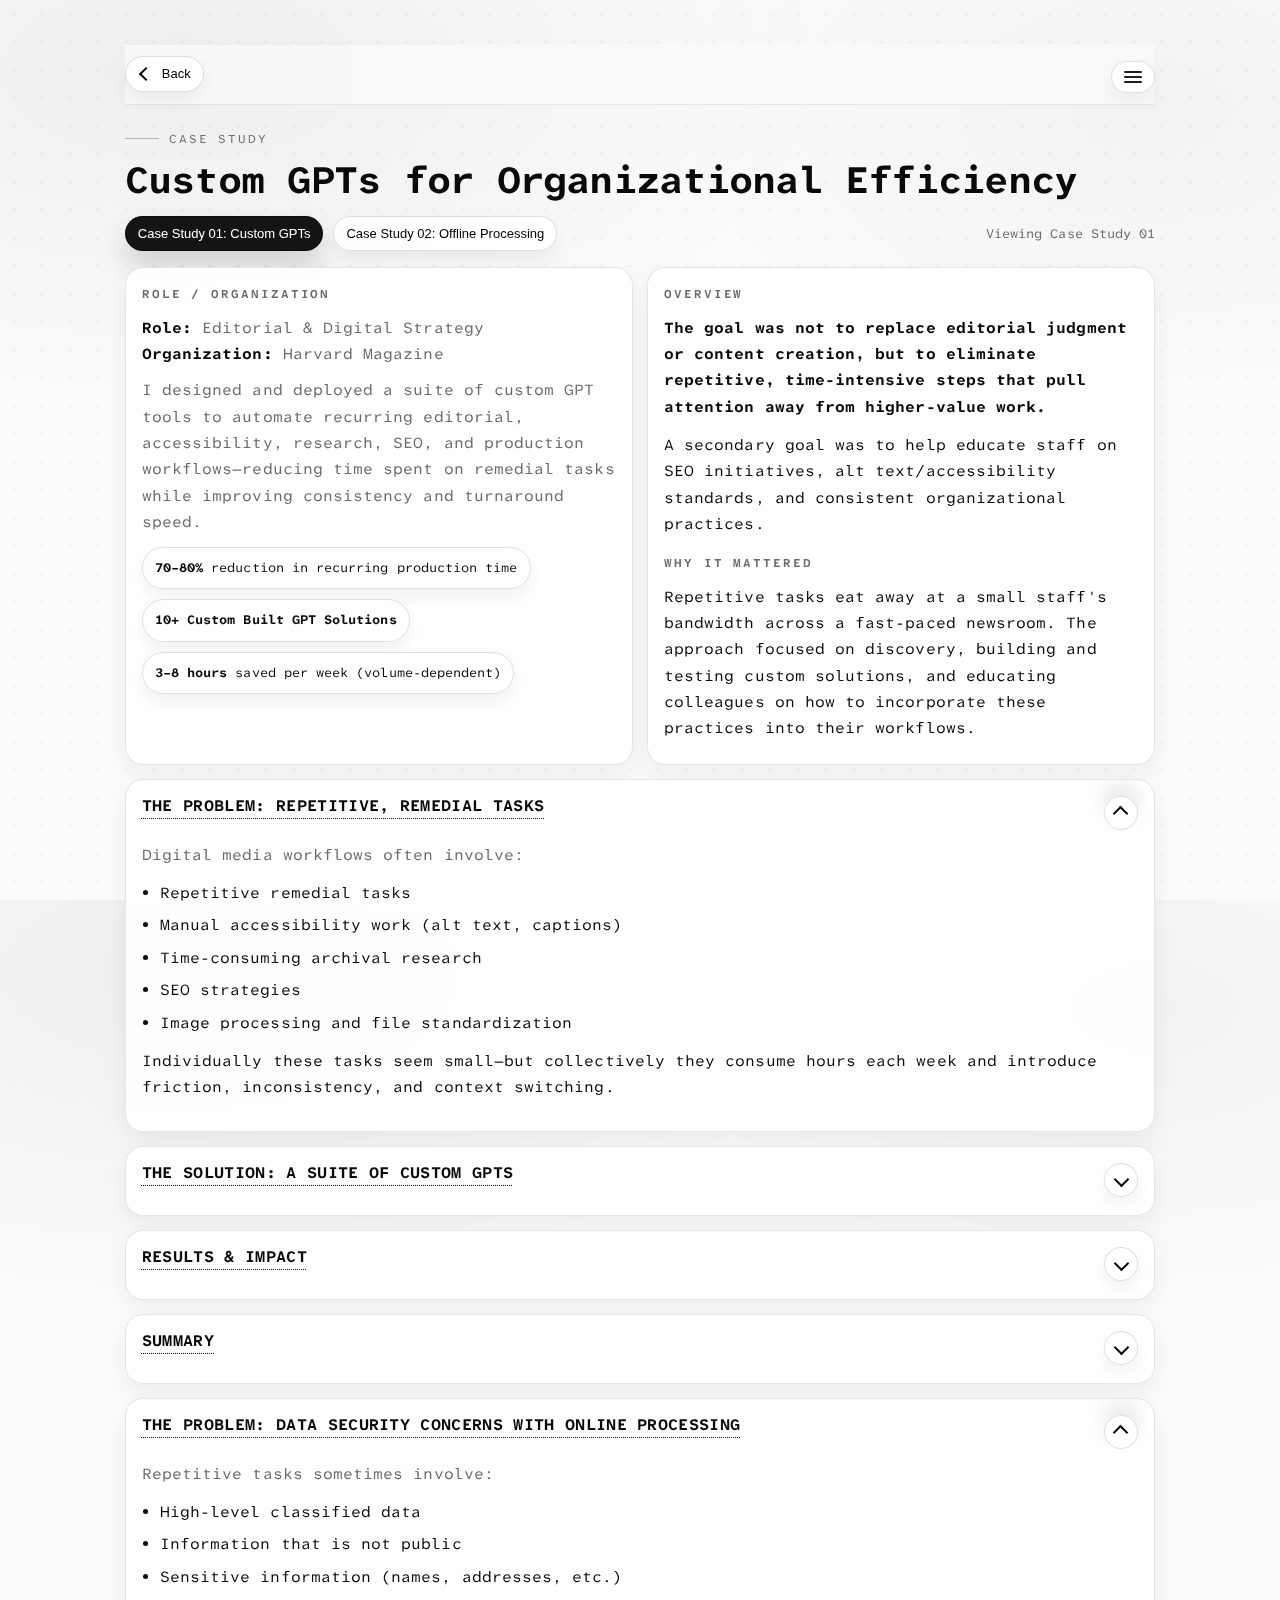
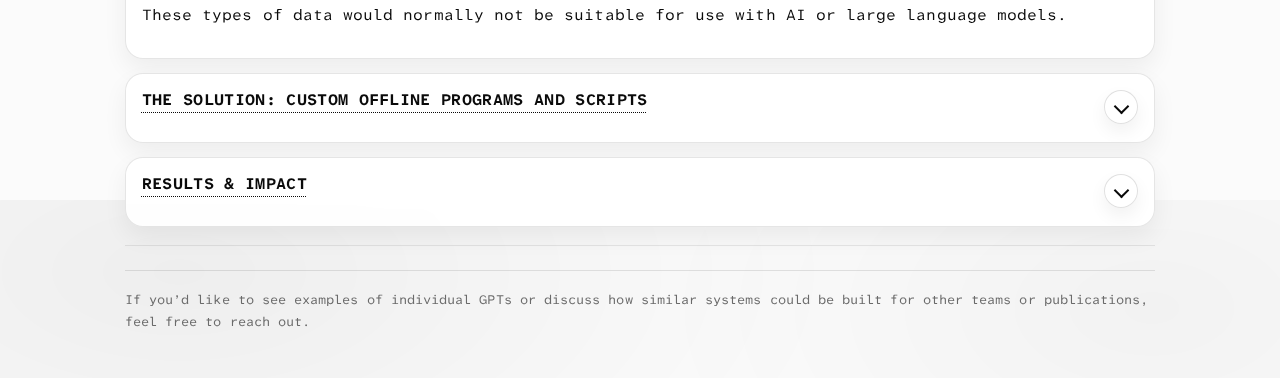
<file: ai strategy.html>
<!doctype html>
<html lang="en">
<head>
  <meta charset="UTF-8" />
  <meta name="viewport" content="width=device-width, initial-scale=1" />
  <title>Case Study — Custom GPTs for Editorial Efficiency</title>

  <!-- Match the “other pages” system: Atkinson Hyperlegible Mono + pixel dust + chips -->
  <link rel="preconnect" href="https://fonts.googleapis.com">
  <link rel="preconnect" href="https://fonts.gstatic.com" crossorigin>
  <link href="https://fonts.googleapis.com/css2?family=Atkinson+Hyperlegible+Mono:wght@400;500;600;700&display=swap" rel="stylesheet">

  <style>
    :root{
      --bg:#fbfbfb;
      --fg:#0a0a0a;
      --muted:#6a6a6a;
      --rule:#e8e8e8;
      --radius:18px;
      --max:1120px;

      --shadow-sm: 0 10px 24px rgba(0,0,0,.06);
      --shadow-md: 0 18px 44px rgba(0,0,0,.10);
      --shadow-in: inset 0 1px 0 rgba(255,255,255,.8);
    }

    *{ box-sizing:border-box; }
    html,body{ height:100%; }

    body{
      margin:0;
      background:
        radial-gradient(1200px 600px at 14% 8%, rgba(0,0,0,.05), transparent 55%),
        radial-gradient(900px 520px at 90% 12%, rgba(0,0,0,.035), transparent 55%),
        linear-gradient(var(--bg), var(--bg));
      color:var(--fg);
      font-family: "Atkinson Hyperlegible Mono", ui-monospace, SFMono-Regular, Menlo, Monaco, Consolas, "Liberation Mono", "Courier New", monospace;
      font-size: 15.5px;
      line-height: 1.7;
      letter-spacing: 0.06px;
      overflow-x:hidden;
    }

    /* Pixel dust */
    .pixels{
      position: fixed;
      inset: 0;
      pointer-events: none;
      z-index: 0;
      opacity: .55;
      mix-blend-mode: multiply;
      filter: contrast(1.05);
      background-image: radial-gradient(circle, rgba(0,0,0,.10) 1px, transparent 1.2px);
      background-size: 28px 28px;
      animation: drift 14s linear infinite;
    }
    @keyframes drift{
      from{ transform: translate3d(0,0,0); }
      to  { transform: translate3d(-56px, 28px, 0); }
    }
    @media (prefers-reduced-motion: reduce){
      .pixels{ animation:none; }
      *{ scroll-behavior:auto !important; transition:none !important; }
    }

    .wrap{
      position: relative;
      z-index: 1;
      max-width: var(--max);
      margin: 0 auto;
      padding: clamp(20px, 3.5vw, 52px);
    }

    header{
      padding: 14px 0 18px;
      margin-bottom: 12px;
      border-bottom: 1px solid rgba(0,0,0,.08);
    }

    .kicker{
      font-size: 12px;
      text-transform: uppercase;
      letter-spacing: 0.16em;
      color: var(--muted);
      margin: 0 0 10px;
      display:flex;
      align-items:center;
      gap:10px;
    }
    .kicker:before{
      content:"";
      width: 34px;
      height: 1px;
      background: rgba(0,0,0,.25);
      display:block;
    }

    h1{
      font-size: clamp(28px, 3.0vw, 42px);
      line-height: 1.12;
      margin: 0 0 10px;
      font-weight: 700;
      letter-spacing: -0.02em;
    }

    .muted{ color: var(--muted); }

    /* Filter bar (chips) */
    .toolbar{
      display:flex;
      flex-wrap:wrap;
      gap: 10px;
      align-items:center;
      justify-content:space-between;
      margin: 14px 0 0;
    }

    .chips{
      display:flex;
      flex-wrap:wrap;
      gap: 10px;
      align-items:center;
    }

    .chip{
      border: 1px solid rgba(0,0,0,.12);
      border-radius: 999px;
      padding: 9px 12px;
      background: rgba(255,255,255,.9);
      box-shadow: 0 8px 18px rgba(0,0,0,.06);
      cursor:pointer;
      user-select:none;
      font-size: 13px;
      transition: transform .16s ease, box-shadow .16s ease, background .16s ease;
    }
    .chip:hover{
      transform: translateY(-1px);
      box-shadow: 0 12px 22px rgba(0,0,0,.10);
    }
    .chip[aria-pressed="true"]{
      background: rgba(0,0,0,.92);
      color: #fff;
      border-color: rgba(0,0,0,.35);
      box-shadow: 0 14px 28px rgba(0,0,0,.16);
    }

    .count{
      color: var(--muted);
      font-size: 13px;
      white-space: nowrap;
    }

    /* Cards */
    .grid{
      display:grid;
      grid-template-columns: 1fr;
      gap: 14px;
      margin: 16px 0 0;
    }
    @media (min-width: 880px){
      .grid{ grid-template-columns: 1fr 1fr; }
    }

    .card{
      border: 1px solid rgba(0,0,0,.10);
      border-radius: var(--radius);
      padding: 16px 16px 10px;
      background: rgba(255,255,255,.92);
      box-shadow: var(--shadow-sm), var(--shadow-in);
      backdrop-filter: blur(6px);
      transform: translateZ(0);
      transition: transform .18s ease, box-shadow .18s ease;
    }
    .card:hover{
      transform: translateY(-2px);
      box-shadow: var(--shadow-md), var(--shadow-in);
    }

    .card h2{
      font-size: 12px;
      text-transform: uppercase;
      letter-spacing: 0.16em;
      margin: 0 0 10px;
      color: var(--muted);
      font-weight: 650;
    }

    /* Pills */
    .statRow{
      display:flex;
      flex-wrap:wrap;
      gap: 10px;
      margin-top: 12px;
    }
    .pill{
      border: 1px solid rgba(0,0,0,.12);
      border-radius: 999px;
      padding: 9px 12px;
      font-size: 13px;
      color: var(--fg);
      background: rgba(255,255,255,.9);
      box-shadow: 0 8px 18px rgba(0,0,0,.06);
      white-space:nowrap;
    }
    .pill b{ font-weight: 700; }

    /* Expanders (same visual system as tiles/cards) */
    .expander{
      border: 1px solid rgba(0,0,0,.10);
      border-radius: var(--radius);
      padding: 14px 14px 8px;
      background: rgba(255,255,255,.92);
      box-shadow: var(--shadow-sm), var(--shadow-in);
      backdrop-filter: blur(6px);
      transform: translateZ(0);
      transition: transform .18s ease, box-shadow .18s ease;
      overflow:hidden;
    }
    .expander:hover{
      transform: translateY(-2px);
      box-shadow: var(--shadow-md), var(--shadow-in);
    }

    details{ padding: 0; }
    summary{
      list-style:none;
      cursor:pointer;
      user-select:none;
      display:flex;
      align-items:flex-start;
      justify-content:space-between;
      gap: 14px;
      padding: 2px 2px 10px;
      font-weight: 700;
      font-size: 16px;
      line-height: 1.25;
      letter-spacing: 0.02em;
      text-transform: uppercase;
    }
    summary::-webkit-details-marker{ display:none; }

    /* dotted underline cue */
    summary .label{
      text-decoration-line: underline;
      text-decoration-style: dotted;
      text-underline-offset: 7px;
      text-decoration-thickness: 1px;
    }

    summary .chev{
      flex: 0 0 auto;
      width: 34px;
      height: 34px;
      margin-top: 0px;
      border: 1px solid rgba(0,0,0,.12);
      border-radius: 999px;
      display:grid;
      place-items:center;
      background: rgba(255,255,255,.85);
      box-shadow: 0 8px 18px rgba(0,0,0,.06);
      transition: transform .18s ease, box-shadow .18s ease;
    }
    summary .chev:before{
      content:"";
      width: 9px;
      height: 9px;
      border-right: 2px solid var(--fg);
      border-bottom: 2px solid var(--fg);
      transform: rotate(45deg);
      display:block;
      margin-top: -1px;
    }
    details[open] summary .chev{
      transform: rotate(-180deg);
      box-shadow: 0 12px 22px rgba(0,0,0,.10);
    }

    .content{
      padding: 2px 2px 10px;
      color: var(--fg);
    }

    p{ margin: 0 0 12px; }
    ul{ margin: 0 0 12px; padding-left: 18px; }
    li{ margin: 6px 0; }

    footer{
      border-top: 1px solid rgba(0,0,0,.10);
      margin-top: 24px;
      padding-top: 18px;
      color: var(--muted);
      font-size: 13px;
    }

    a{
      color: var(--fg);
      text-decoration-line: underline;
      text-decoration-style: dotted;
      text-underline-offset: 6px;
    }

    .is-hidden{ display:none; }
	  /* --- Top nav: Back + Hamburger menu (no wording/content changes) --- */
.topbar{
  position: sticky;
  top: 0;
  z-index: 20;
  padding: 10px 0 12px;
  margin-bottom: 10px;
  backdrop-filter: blur(10px);
}
.topbar::before{
  content:"";
  position:absolute;
  left:0; right:0; top:0; bottom:0;
  background: rgba(251,251,251,.72);
  border-bottom: 1px solid rgba(0,0,0,.08);
  z-index:-1;
}

.navRow{
  display:flex;
  align-items:center;
  justify-content:space-between;
  gap: 12px;
}

.navLeft{
  display:flex;
  align-items:center;
  gap: 10px;
  min-width: 0;
}

.btn{
  border: 1px solid rgba(0,0,0,.12);
  border-radius: 999px;
  padding: 9px 12px;
  background: rgba(255,255,255,.9);
  box-shadow: 0 8px 18px rgba(0,0,0,.06), var(--shadow-in);
  cursor:pointer;
  user-select:none;
  font-size: 13px;
  display:inline-flex;
  align-items:center;
  gap: 8px;
  transition: transform .16s ease, box-shadow .16s ease, background .16s ease;
}
.btn:hover{
  transform: translateY(-1px);
  box-shadow: 0 12px 22px rgba(0,0,0,.10), var(--shadow-in);
}
.btn:active{ transform: translateY(0); }
.btn:focus-visible{
  outline: 2px dotted rgba(0,0,0,.55);
  outline-offset: 6px;
}

.icon{
  width: 16px;
  height: 16px;
  display:inline-block;
  position: relative;
}

/* Back icon */
.icon-back::before{
  content:"";
  position:absolute;
  inset:0;
  margin:auto;
  width: 8px;
  height: 8px;
  border-left: 2px solid var(--fg);
  border-bottom: 2px solid var(--fg);
  transform: rotate(45deg);
}

/* Hamburger icon */
.burger{
  width: 18px;
  height: 12px;
  display:grid;
  gap: 3px;
}
.burger span{
  height: 2px;
  background: var(--fg);
  border-radius: 2px;
  opacity: .92;
}

.menuWrap{ position: relative; }

/* Click-outside overlay */
.menuOverlay{
  position: fixed;
  inset: 0;
  background: rgba(0,0,0,.12);
  backdrop-filter: blur(2px);
  opacity: 0;
  pointer-events: none;
  transition: opacity .18s ease;
  z-index: 19;
}
.menuOverlay.open{
  opacity: 1;
  pointer-events: auto;
}

/* Panel */
.menuPanel{
  position: absolute;
  right: 0;
  top: calc(100% + 10px);
  width: min(360px, calc(100vw - 40px));
  border: 1px solid rgba(0,0,0,.12);
  border-radius: 18px;
  background: rgba(255,255,255,.94);
  box-shadow: var(--shadow-md), var(--shadow-in);
  backdrop-filter: blur(10px);
  overflow:hidden;
  transform-origin: top right;
  transform: translateY(-6px) scale(.985);
  opacity: 0;
  pointer-events: none;
  transition: transform .18s ease, opacity .18s ease;
  z-index: 21;
}
.menuPanel.open{
  transform: translateY(0) scale(1);
  opacity: 1;
  pointer-events: auto;
}

.menuHeader{
  padding: 12px 14px;
  border-bottom: 1px solid rgba(0,0,0,.08);
  display:flex;
  align-items:center;
  justify-content:space-between;
  gap: 10px;
}
.menuHeader .title{
  font-size: 12px;
  text-transform: uppercase;
  letter-spacing: 0.16em;
  color: var(--muted);
  margin: 0;
}

.menuList{
  margin: 0;
  padding: 8px;
  list-style:none;
  display:grid;
  gap: 8px;
}
.menuItem a{
  display:flex;
  align-items:center;
  justify-content:space-between;
  gap: 12px;
  padding: 10px 12px;
  border-radius: 14px;
  border: 1px solid rgba(0,0,0,.10);
  background: rgba(255,255,255,.88);
  box-shadow: 0 8px 18px rgba(0,0,0,.06);
  text-decoration: none;
  color: var(--fg);
  transition: transform .16s ease, box-shadow .16s ease;
}
.menuItem a:hover{
  transform: translateY(-1px);
  box-shadow: 0 12px 22px rgba(0,0,0,.10);
}
.menuItem .label{
  font-weight: 700;
  letter-spacing: -0.01em;
}
.menuItem .meta{
  font-size: 11px;
  text-transform: uppercase;
  letter-spacing: 0.14em;
  color: var(--muted);
}

@media (max-width: 520px){
  .menuItem .meta{ display:none; }
}

  </style>
</head>

<body>
  <div class="pixels" aria-hidden="true"></div>

  <main class="wrap">
	  <div class="menuOverlay" id="menuOverlay" aria-hidden="true"></div>

<section class="topbar" aria-label="Site navigation">
  <div class="navRow">
    <div class="navLeft">
      <button class="btn" type="button" id="backBtn" aria-label="Back">
        <span class="icon icon-back" aria-hidden="true"></span>
        Back
      </button>
    </div>

    <div class="menuWrap">
      <button class="btn" type="button" id="menuBtn" aria-label="Menu" aria-expanded="false" aria-controls="menuPanel">
        <span class="burger" aria-hidden="true"><span></span><span></span><span></span></span>
      </button>

      <nav class="menuPanel" id="menuPanel" aria-label="Menu">
        <div class="menuHeader">
          <p class="title">Menu</p>
          <button class="btn" type="button" id="closeMenuBtn" aria-label="Close menu">
            Close
          </button>
        </div>
    <ul class="menuList">
          <li class="menuItem"><a href="index.html"><span class="label">About</span><span class="meta">About</span></a></li>
          <li class="menuItem"><a href="photography.html"><span class="label">Photography</span><span class="meta">Photography</span></a></li>
          <li class="menuItem"><a href="design.html"><span class="label">Design</span><span class="meta">Design</span></a></li>
		  <li class="menuItem"><a href="social media.html"><span class="label">Social Media Page</span><span class="meta">Social Media</span></a></li>
          <li class="menuItem"><a href="videography.html"><span class="label">Videography</span><span class="meta">Videography</span></a></li>
          <li class="menuItem"><a href="ai strategy.html"><span class="label">AI</span><span class="meta">AI</span></a></li>
        </ul>
      </nav>
    </div>
  </div>
</section>

    <header>
      <p class="kicker">Case Study</p>
      <h1>Custom GPTs for Organizational Efficiency</h1>

      <!-- Chips / filters for case studies (wording updated; all other text unchanged) -->
      <div class="toolbar" aria-label="Case study selector">
        <div class="chips" role="group" aria-label="Select case study">
          <button class="chip" data-filter="cs1" aria-pressed="true" type="button">Case Study 01: Custom GPTs</button>
          <button class="chip" data-filter="cs2" aria-pressed="false" type="button">Case Study 02: Offline Processing</button>
        </div>
        <div class="count" id="count">Viewing Case Study 01</div>
      </div>

      <section id="cs1" class="case" aria-label="Case Study 01" style="margin-top:14px;">
        <div class="grid" aria-label="Quick context">
          <div class="card">
            <h2>Role / Organization</h2>
            <p class="muted" style="margin-bottom:10px;">
              <span><b style="color:var(--fg); font-weight:700;">Role:</b> Editorial &amp; Digital Strategy</span><br>
              <span><b style="color:var(--fg); font-weight:700;">Organization:</b> Harvard Magazine</span>
            </p>

            <p class="muted" style="max-width: 70ch; margin: 0;">
              I designed and deployed a suite of custom GPT tools to automate recurring editorial,
              accessibility, research, SEO, and production workflows—reducing time spent on remedial tasks
              while improving consistency and turnaround speed.
            </p>

            <div class="statRow" aria-label="Key outcomes">
              <div class="pill"><b>70–80%</b> reduction in recurring production time</div>
              <div class="pill"><b>10+ Custom Built GPT Solutions</b></div>
              <div class="pill"><b>3–8 hours</b> saved per week (volume-dependent)</div>
            </div>
          </div>

          <div class="card">
            <h2>Overview</h2>
            <p>
              <strong> The goal was not to replace editorial judgment or content creation, but to eliminate repetitive,
              time-intensive steps that pull attention away from higher-value work. </strong>
            </p>
            <p>
              A secondary goal was to help educate staff on SEO initiatives, alt text/accessibility standards,
              and consistent organizational practices.
            </p>
            <h2 style="margin-top:16px;">Why it mattered</h2>
            <p>
              Repetitive tasks eat away at a small staff's bandwidth across a fast-paced newsroom.
              The approach focused on discovery, building and testing custom solutions, and educating colleagues on how to incorporate these practices into their workflows.&nbsp;
            </p>
          </div>
        </div>

        <section class="expander" style="margin-top:14px;">
          <details open>
            <summary>
              <span class="label">The problem: repetitive, remedial tasks</span>
              <span class="chev" aria-hidden="true"></span>
            </summary>
            <div class="content">
              <p class="muted">Digital media workflows often involve:</p>
              <ul>
                <li>Repetitive remedial tasks</li>
                <li>Manual accessibility work (alt text, captions)</li>
                <li>Time-consuming archival research</li>
                <li>SEO strategies</li>
                <li>Image processing and file standardization</li>
              </ul>
              <p>
                Individually these tasks seem small—but collectively they consume hours each week and introduce friction,
                inconsistency, and context switching.
              </p>
            </div>
          </details>
        </section>

        <section class="expander" style="margin-top:14px;">
          <details>
            <summary>
              <span class="label">The solution: a suite of custom GPTs</span>
              <span class="chev" aria-hidden="true"></span>
            </summary>
            <div class="content">
              <p>
                I built <b>10+ custom GPTs</b>, each designed around a specific repeatable workflow and aligned to
                Harvard Magazine’s editorial standards and accessibility guidelines.
              </p>

              <ul>
                <li>Automated alt-text generation aligned with accessibility requirements</li>
                <li>Video caption cleanup + transcription formatting</li>
                <li>Email newsletter archival article discovery + thematic curation</li>
                <li>News headline aggregation for weekly editorial use</li>
                <li>HTML newsletter formatting</li>
                <li>SEO title, URL, and metadata rewrite suggestions + scoring</li>
                <li>Image-to-text conversion with formatting (bold/italics/underlines)</li>
                <li>Web-ready image conversion with publication-specific naming conventions</li>
              </ul>

              <p class="muted">
                Each GPT functions as a reusable tool embedded directly into daily editorial work.
              </p>
            </div>
          </details>
        </section>

        <section class="expander" style="margin-top:14px;">
          <details>
            <summary>
              <span class="label">Results &amp; impact</span>
              <span class="chev" aria-hidden="true"></span>
            </summary>
            <div class="content">
              <p class="muted">Conservative estimates based on standard workflows:</p>
              <ul>
                <li><b>Average time savings:</b> 80–85% per task</li>
                <li><b>15–40 minutes</b> → <b>2–5 minutes</b> for tasks that were previously manual</li>
                <li><b>Estimated 3–8 hours saved</b> per week (depending on production volume)</li>
              </ul>

              <p class="muted">Beyond time savings:</p>
              <ul>
                <li>Greater consistency in accessibility and formatting</li>
                <li>Faster turnaround without quality tradeoffs</li>
                <li>Reduced context switching and manual error</li>
                <li>Scalable infrastructure that improves as volume increases</li>
              </ul>
            </div>
          </details>
        </section>

        <section class="expander" style="margin-top:14px;">
          <details>
            <summary>
              <span class="label">Summary</span>
              <span class="chev" aria-hidden="true"></span>
            </summary>
            <div class="content">
              <p>
                This project demonstrates how AI can benefit organizational infrastructure, not just deliver  one-off productivity wins. By identifying repetitive remedial tasks, and designing GPTs around them, I was able to significantly reduce operational bottlenecks.
              </p>
              <p>
                These tools and methods can be adapted to any digital content-heavy organization prioritizing quality, accessibility, and speed.
              </p>
            </div>
          </details>
        </section>
      </section>

      <section id="cs2" class="case is-hidden" aria-label="Case Study 02" style="margin-top:14px;">
        <div class="card">
          <h2>Case Study 02</h2>
          <p class="muted" style="margin:0;">
            While trying to address security considerations with high-level data, I changed the way we interact with AI, using it to build programs that can handle tasks without having data leaked. 
          </p>
        </div>
      </section>
		<section class="expander" style="margin-top:14px;">
          <details open>
            <summary>
              <span class="label">The problem: data security concerns with online processing</span>
              <span class="chev" aria-hidden="true"></span>
            </summary>
            <div class="content">
              <p class="muted">Repetitive tasks sometimes involve:</p>
              <ul>
                <li>High-level classified data</li>
                <li>Information that is not public</li>
                <li>Sensitive information (names, addresses, etc.)</li>
              </ul>
              <p>
                These types of data would normally not be suitable for use with AI or large language models. 
              </p>
            </div>
          </details>
        </section>

        <section class="expander" style="margin-top:14px;">
          <details>
            <summary>
              <span class="label">The solution: custom offline programs and scripts</span>
              <span class="chev" aria-hidden="true"></span>
            </summary>
            <div class="content">
              <p>
                I built <b>several offline programs</b>, each designed around a specific repeatable workflow and able to work with sensitive information since it is all done offline. 
              </p>

              <ul>
                <li>Freelancer contract form automation</li>
                <li>Generating invoices for freelancers</li>
                <li>Contract fill for freelance contracts </li>
                <li>HR forms for freelance contractros</li>
       
              </ul>

              <p class="muted">
                Each script or program functions as a reusable tool embedded directly into daily editorial work.
              </p>
            </div>
          </details>
        </section>

        <section class="expander" style="margin-top:14px;">
          <details>
            <summary>
              <span class="label">Results &amp; impact</span>
              <span class="chev" aria-hidden="true"></span>
            </summary>
            <div class="content">
              <p class="muted">Conservative estimates based on standard workflows:</p>
              <ul>
                <li><b>Average time savings:</b> 80–85% per task</li>
                <li><b>30-75 minutes</b> → <b>2–5 minutes</b> for tasks that were previously manual</li>
                <li><b>Estimated 10 hours saved</b> per week (depending on production volume)</li>
              </ul>

              <p class="muted">Beyond time savings:</p>
              <ul>
                <li>Greater consistency in file naming</li>
                <li>Faster turnaround without quality tradeoffs</li>
                <li>Scalable infrastructure that improves as volume increases</li>
              </ul>
            </div>
          </details>
        </section>
    </header>

    <footer>
      <p style="margin:0;">
        If you’d like to see examples of individual GPTs or discuss how similar systems could be built for other teams
        or publications, feel free to reach out.
      </p>
      <!-- Optional: replace with your link -->
      <!-- <p style="margin:10px 0 0;"><a href="mailto:you@domain.com">you@domain.com</a></p> -->
    </footer>
  </main>

  <script>
    // Case Study chip toggles
    const chips = Array.from(document.querySelectorAll(".chip"));
    const countEl = document.getElementById("count");
    const cs1 = document.getElementById("cs1");
    const cs2 = document.getElementById("cs2");

    function setPressed(activeBtn){
      chips.forEach(btn => btn.setAttribute("aria-pressed", btn === activeBtn ? "true" : "false"));
    }

    function showCase(which){
      const show1 = which === "cs1";
      cs1.classList.toggle("is-hidden", !show1);
      cs2.classList.toggle("is-hidden", show1);
      countEl.textContent = show1 ? "Viewing Case Study 01" : "Viewing Case Study 02";
    }

    chips.forEach(btn => {
      btn.addEventListener("click", () => {
        const which = btn.getAttribute("data-filter");
        setPressed(btn);
        showCase(which);
      });
    });

    // init
    showCase("cs1");
	    // Back + menu interactions
  const backBtn = document.getElementById("backBtn");
  const menuBtn = document.getElementById("menuBtn");
  const closeMenuBtn = document.getElementById("closeMenuBtn");
  const menuPanel = document.getElementById("menuPanel");
  const menuOverlay = document.getElementById("menuOverlay");

  function openMenu(){
    menuPanel.classList.add("open");
    menuOverlay.classList.add("open");
    menuBtn.setAttribute("aria-expanded", "true");
  }

  function closeMenu(){
    menuPanel.classList.remove("open");
    menuOverlay.classList.remove("open");
    menuBtn.setAttribute("aria-expanded", "false");
  }

  backBtn?.addEventListener("click", () => {
    if (window.history.length > 1) window.history.back();
    else window.location.href = "about";
  });

  menuBtn?.addEventListener("click", () => {
    const isOpen = menuPanel.classList.contains("open");
    isOpen ? closeMenu() : openMenu();
  });

  closeMenuBtn?.addEventListener("click", closeMenu);
  menuOverlay?.addEventListener("click", closeMenu);

  document.addEventListener("keydown", (e) => {
    if (e.key === "Escape") closeMenu();
  });

  </script>
</body>
</html>
</file>
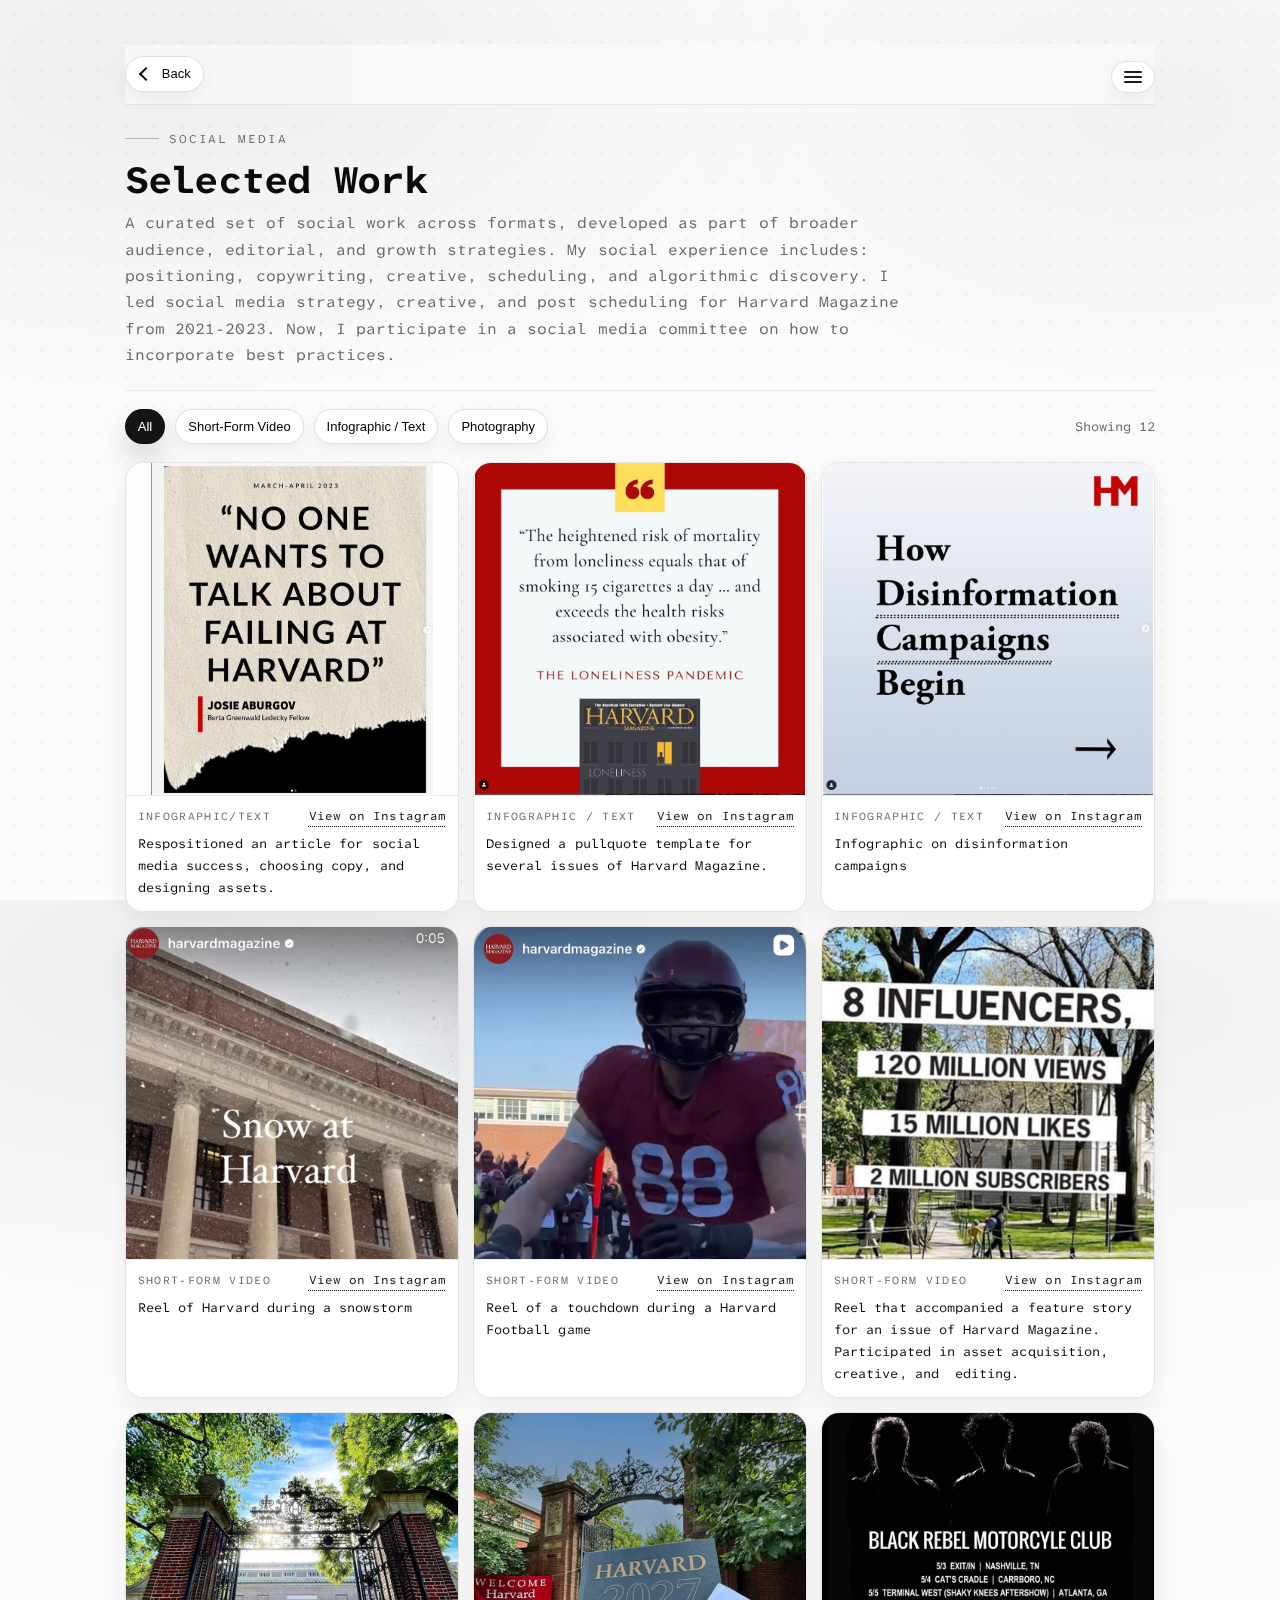
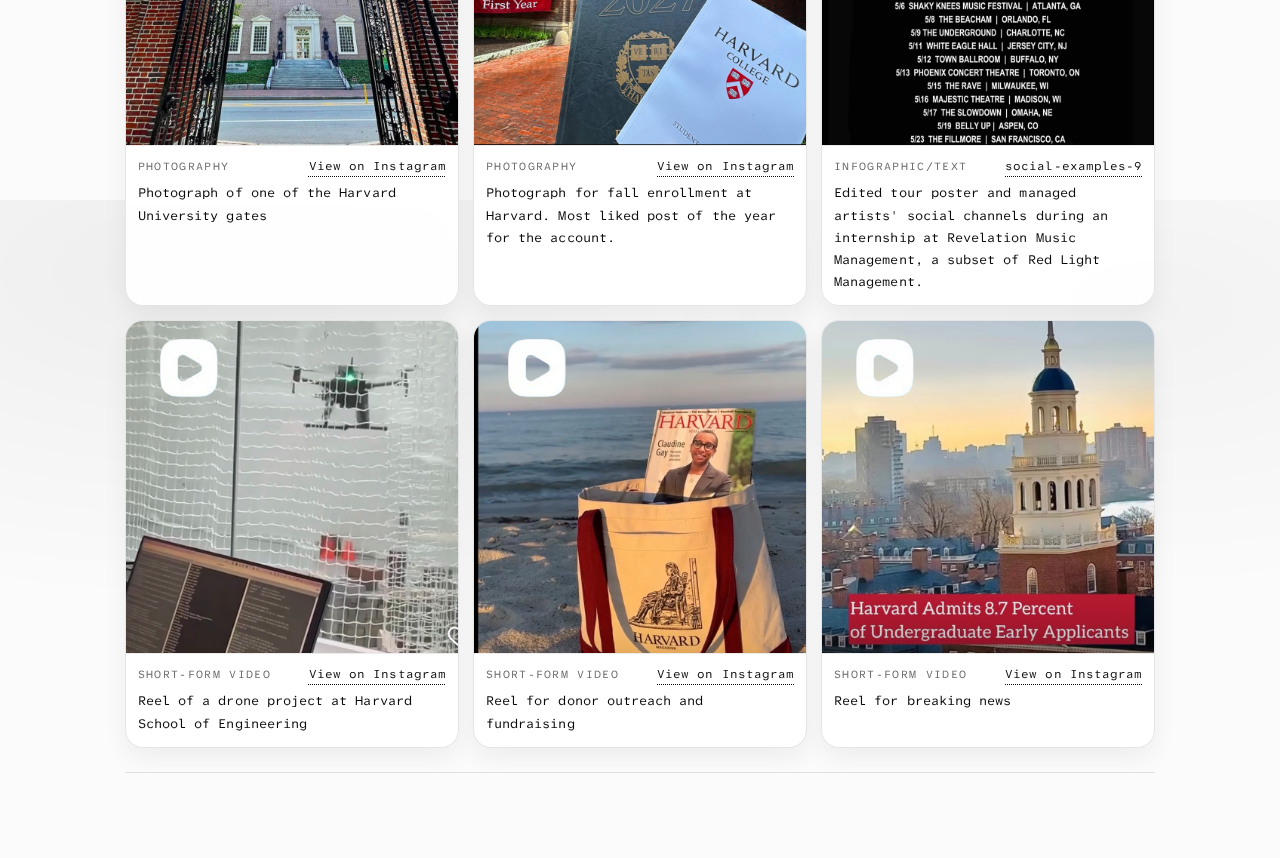
<file: social media.html>
<!doctype html>
<html lang="en">
<head>
  <meta charset="UTF-8" />
  <meta name="viewport" content="width=device-width, initial-scale=1" />
  <title>Social Media — Selected Work</title>

  <!-- Atkinson Hyperlegible Mono -->
  <link rel="preconnect" href="https://fonts.googleapis.com">
  <link rel="preconnect" href="https://fonts.gstatic.com" crossorigin>
  <link href="https://fonts.googleapis.com/css2?family=Atkinson+Hyperlegible+Mono:wght@400;500;600;700&display=swap" rel="stylesheet">

  <style>
    :root{
      --bg:#fbfbfb;
      --fg:#0a0a0a;
      --muted:#6a6a6a;
      --rule:#e8e8e8;
      --radius:18px;
      --max:1120px;

      --shadow-sm: 0 10px 24px rgba(0,0,0,.06);
      --shadow-md: 0 18px 44px rgba(0,0,0,.10);
      --shadow-in: inset 0 1px 0 rgba(255,255,255,.8);
    }

    *{ box-sizing:border-box; }
    html,body{ height:100%; }

    body{
      margin:0;
      background:
        radial-gradient(1200px 600px at 14% 8%, rgba(0,0,0,.05), transparent 55%),
        radial-gradient(900px 520px at 90% 12%, rgba(0,0,0,.035), transparent 55%),
        linear-gradient(var(--bg), var(--bg));
      color:var(--fg);
      font-family: "Atkinson Hyperlegible Mono", ui-monospace, SFMono-Regular, Menlo, Monaco, Consolas, "Liberation Mono", "Courier New", monospace;
      font-size: 15.5px;
      line-height: 1.7;
      letter-spacing: 0.06px;
      overflow-x:hidden;
    }

    /* Pixel dust */
    .pixels{
      position: fixed;
      inset: 0;
      pointer-events: none;
      z-index: 0;
      opacity: .55;
      mix-blend-mode: multiply;
      filter: contrast(1.05);
      background-image: radial-gradient(circle, rgba(0,0,0,.10) 1px, transparent 1.2px);
      background-size: 28px 28px;
      animation: drift 14s linear infinite;
    }
    @keyframes drift{
      from{ transform: translate3d(0,0,0); }
      to  { transform: translate3d(-56px, 28px, 0); }
    }
    @media (prefers-reduced-motion: reduce){
      .pixels{ animation:none; }
      *{ scroll-behavior:auto !important; transition:none !important; }
    }

    .wrap{
      position: relative;
      z-index: 1;
      max-width: var(--max);
      margin: 0 auto;
      padding: clamp(20px, 3.5vw, 52px);
    }

    header{
      padding: 14px 0 22px;
      margin-bottom: 16px;
      border-bottom: 1px solid rgba(0,0,0,.08);
    }

    .kicker{
      font-size: 12px;
      text-transform: uppercase;
      letter-spacing: 0.16em;
      color: var(--muted);
      margin: 0 0 10px;
      display:flex;
      align-items:center;
      gap:10px;
    }
    .kicker:before{
      content:"";
      width: 34px;
      height: 1px;
      background: rgba(0,0,0,.25);
      display:block;
    }

    h1{
      font-size: clamp(28px, 3.0vw, 42px);
      line-height: 1.12;
      margin: 0 0 8px;
      font-weight: 700;
      letter-spacing: -0.02em;
    }

    .sub{
      margin: 0;
      color: var(--muted);
      max-width: 78ch;
    }

    /* Filter bar */
    .toolbar{
      display:flex;
      flex-wrap:wrap;
      gap: 10px;
      align-items:center;
      justify-content:space-between;
      margin: 18px 0 18px;
    }

    .chips{
      display:flex;
      flex-wrap:wrap;
      gap: 10px;
      align-items:center;
    }

    .chip{
      border: 1px solid rgba(0,0,0,.12);
      border-radius: 999px;
      padding: 9px 12px;
      background: rgba(255,255,255,.9);
      box-shadow: 0 8px 18px rgba(0,0,0,.06);
      cursor:pointer;
      user-select:none;
      font-size: 13px;
      transition: transform .16s ease, box-shadow .16s ease, background .16s ease;
    }
    .chip:hover{
      transform: translateY(-1px);
      box-shadow: 0 12px 22px rgba(0,0,0,.10);
    }
    .chip[aria-pressed="true"]{
      background: rgba(0,0,0,.92);
      color: #fff;
      border-color: rgba(0,0,0,.35);
      box-shadow: 0 14px 28px rgba(0,0,0,.16);
    }

    .count{
      color: var(--muted);
      font-size: 13px;
      white-space: nowrap;
    }

    /* Grid */
    .grid{
      display:grid;
      grid-template-columns: 1fr;
      gap: 14px;
      margin-top: 18px;
    }
    @media (min-width: 760px){
      .grid{ grid-template-columns: repeat(3, 1fr); }
    }

    .tile{
      border: 1px solid rgba(0,0,0,.10);
      border-radius: var(--radius);
      overflow:hidden;
      background: rgba(255,255,255,.92);
      box-shadow: var(--shadow-sm), var(--shadow-in);
      backdrop-filter: blur(6px);
      transform: translateZ(0);
      transition: transform .18s ease, box-shadow .18s ease;
    }
    .tile:hover{
      transform: translateY(-2px);
      box-shadow: var(--shadow-md), var(--shadow-in);
    }

    /* Mixed aspect ratios stay tidy via a consistent square frame */
    .frame{
      display:block;
      width:100%;
      aspect-ratio: 1 / 1;
      background:
        linear-gradient(135deg, rgba(0,0,0,.06), rgba(0,0,0,.02)),
        repeating-linear-gradient(
          90deg,
          rgba(0,0,0,.05) 0px,
          rgba(0,0,0,.05) 1px,
          transparent 1px,
          transparent 10px
        );
      position: relative;
    }

    .frame:after{
      content:"";
      position:absolute;
      inset:0;
      opacity: 0;
      background-image: radial-gradient(circle, rgba(0,0,0,.18) 1px, transparent 1.2px);
      background-size: 22px 22px;
      transition: opacity .18s ease;
      pointer-events:none;
    }
    .tile:hover .frame:after{ opacity: .35; }

    /* Preserve full screenshot (no cropping) */
    .frame img{
      width:100%;
      height:100%;
      object-fit: contain;
      object-position: center;
      display:block;
      background: rgba(255,255,255,.92);
      transition: transform .25s ease;
    }
    .tile:hover .frame img{
      transform: scale(1.01);
    }

    .caption{
      padding: 10px 12px 12px;
      border-top: 1px solid rgba(0,0,0,.08);
    }

    .metaRow{
      display:flex;
      gap: 10px;
      justify-content:space-between;
      align-items:baseline;
      margin-bottom: 6px;
    }

    .tag{
      font-size: 11px;
      letter-spacing: 0.12em;
      text-transform: uppercase;
      color: var(--muted);
      white-space: nowrap;
    }

    .link{
      font-size: 12px;
      color: var(--fg);
      text-decoration-line: underline;
      text-decoration-style: dotted;
      text-underline-offset: 6px;
    }

    .line{
      margin: 0;
      font-size: 13px;
      color: var(--fg);
    }

    .is-hidden{ display:none; }
/* --- Top nav: Back + Hamburger menu (no wording/content changes) --- */
.topbar{
  position: sticky;
  top: 0;
  z-index: 20;
  padding: 10px 0 12px;
  margin-bottom: 10px;
  backdrop-filter: blur(10px);
}
.topbar::before{
  content:"";
  position:absolute;
  left:0; right:0; top:0; bottom:0;
  background: rgba(251,251,251,.72);
  border-bottom: 1px solid rgba(0,0,0,.08);
  z-index:-1;
}

.navRow{
  display:flex;
  align-items:center;
  justify-content:space-between;
  gap: 12px;
}

.navLeft{
  display:flex;
  align-items:center;
  gap: 10px;
  min-width: 0;
}

.btn{
  border: 1px solid rgba(0,0,0,.12);
  border-radius: 999px;
  padding: 9px 12px;
  background: rgba(255,255,255,.9);
  box-shadow: 0 8px 18px rgba(0,0,0,.06), var(--shadow-in);
  cursor:pointer;
  user-select:none;
  font-size: 13px;
  display:inline-flex;
  align-items:center;
  gap: 8px;
  transition: transform .16s ease, box-shadow .16s ease, background .16s ease;
}
.btn:hover{
  transform: translateY(-1px);
  box-shadow: 0 12px 22px rgba(0,0,0,.10), var(--shadow-in);
}
.btn:active{ transform: translateY(0); }
.btn:focus-visible{
  outline: 2px dotted rgba(0,0,0,.55);
  outline-offset: 6px;
}

.icon{
  width: 16px;
  height: 16px;
  display:inline-block;
  position: relative;
}

/* Back icon */
.icon-back::before{
  content:"";
  position:absolute;
  inset:0;
  margin:auto;
  width: 8px;
  height: 8px;
  border-left: 2px solid var(--fg);
  border-bottom: 2px solid var(--fg);
  transform: rotate(45deg);
}

/* Hamburger icon */
.burger{
  width: 18px;
  height: 12px;
  display:grid;
  gap: 3px;
}
.burger span{
  height: 2px;
  background: var(--fg);
  border-radius: 2px;
  opacity: .92;
}

.menuWrap{ position: relative; }

/* Click-outside overlay */
.menuOverlay{
  position: fixed;
  inset: 0;
  background: rgba(0,0,0,.12);
  backdrop-filter: blur(2px);
  opacity: 0;
  pointer-events: none;
  transition: opacity .18s ease;
  z-index: 19;
}
.menuOverlay.open{
  opacity: 1;
  pointer-events: auto;
}

/* Panel */
.menuPanel{
  position: absolute;
  right: 0;
  top: calc(100% + 10px);
  width: min(360px, calc(100vw - 40px));
  border: 1px solid rgba(0,0,0,.12);
  border-radius: 18px;
  background: rgba(255,255,255,.94);
  box-shadow: var(--shadow-md), var(--shadow-in);
  backdrop-filter: blur(10px);
  overflow:hidden;
  transform-origin: top right;
  transform: translateY(-6px) scale(.985);
  opacity: 0;
  pointer-events: none;
  transition: transform .18s ease, opacity .18s ease;
  z-index: 21;
}
.menuPanel.open{
  transform: translateY(0) scale(1);
  opacity: 1;
  pointer-events: auto;
}

.menuHeader{
  padding: 12px 14px;
  border-bottom: 1px solid rgba(0,0,0,.08);
  display:flex;
  align-items:center;
  justify-content:space-between;
  gap: 10px;
}
.menuHeader .title{
  font-size: 12px;
  text-transform: uppercase;
  letter-spacing: 0.16em;
  color: var(--muted);
  margin: 0;
}

.menuList{
  margin: 0;
  padding: 8px;
  list-style:none;
  display:grid;
  gap: 8px;
}
.menuItem a{
  display:flex;
  align-items:center;
  justify-content:space-between;
  gap: 12px;
  padding: 10px 12px;
  border-radius: 14px;
  border: 1px solid rgba(0,0,0,.10);
  background: rgba(255,255,255,.88);
  box-shadow: 0 8px 18px rgba(0,0,0,.06);
  text-decoration: none;
  color: var(--fg);
  transition: transform .16s ease, box-shadow .16s ease;
}
.menuItem a:hover{
  transform: translateY(-1px);
  box-shadow: 0 12px 22px rgba(0,0,0,.10);
}
.menuItem .label{
  font-weight: 700;
  letter-spacing: -0.01em;
}
.menuItem .meta{
  font-size: 11px;
  text-transform: uppercase;
  letter-spacing: 0.14em;
  color: var(--muted);
}

@media (max-width: 520px){
  .menuItem .meta{ display:none; }
}

    footer{
      border-top: 1px solid rgba(0,0,0,.10);
      margin-top: 24px;
      padding-top: 18px;
      color: var(--muted);
      font-size: 13px;
    }
	  
  </style>
</head>

<body>
  <div class="pixels" aria-hidden="true"></div>

  <main class="wrap">
	  <div class="menuOverlay" id="menuOverlay" aria-hidden="true"></div>

<section class="topbar" aria-label="Site navigation">
  <div class="navRow">
    <div class="navLeft">
      <button class="btn" type="button" id="backBtn" aria-label="Back">
        <span class="icon icon-back" aria-hidden="true"></span>
        Back
      </button>
    </div>

    <div class="menuWrap">
      <button class="btn" type="button" id="menuBtn" aria-label="Menu" aria-expanded="false" aria-controls="menuPanel">
        <span class="burger" aria-hidden="true"><span></span><span></span><span></span></span>
      </button>

      <nav class="menuPanel" id="menuPanel" aria-label="Menu">
        <div class="menuHeader">
          <p class="title">Menu</p>
          <button class="btn" type="button" id="closeMenuBtn" aria-label="Close menu">
            Close
          </button>
        </div>
      <ul class="menuList">
          <li class="menuItem"><a href="index.html"><span class="label">About</span><span class="meta">About</span></a></li>
          <li class="menuItem"><a href="photography.html"><span class="label">Photography</span><span class="meta">Photography</span></a></li>
          <li class="menuItem"><a href="design.html"><span class="label">Design</span><span class="meta">Design</span></a></li>
		  <li class="menuItem"><a href="social media.html"><span class="label">Social Media Page</span><span class="meta">Social Media</span></a></li>
          <li class="menuItem"><a href="videography.html"><span class="label">Videography</span><span class="meta">Videography</span></a></li>
          <li class="menuItem"><a href="ai strategy.html"><span class="label">AI</span><span class="meta">AI</span></a></li>
        </ul>
      </nav>
    </div>
  </div>
</section>
    <header>
      <p class="kicker">Social Media</p>
      <h1>Selected Work</h1>
<p class="sub">
  A curated set of social work across formats, developed as part of broader audience, editorial,
  and growth strategies. My social experience includes: positioning, copywriting, creative, scheduling, and algorithmic discovery. I led social media strategy, creative, and post scheduling for Harvard Magazine from 2021-2023. Now, I participate in a social media committee on how to incorporate best practices.</p>
    </header>

    <section class="toolbar" aria-label="Filters">
      <div class="chips" role="group" aria-label="Filter social work">
        <button class="chip" data-filter="all" aria-pressed="true" type="button">All</button>
        <button class="chip" data-filter="video" aria-pressed="false" type="button">Short-Form Video</button>
        <button class="chip" data-filter="text" aria-pressed="false" type="button">Infographic / Text</button>
        <button class="chip" data-filter="photo" aria-pressed="false" type="button">Photography</button>
      </div>
      <div class="count" id="count">Showing 12</div>
    </section>

    <section class="grid" aria-label="Social media grid">
      <!-- Assign tags via space-separated values: data-tags="video text" etc. -->

      <article class="tile" data-tags="text">
        <a class="frame" href="social-examples-1" aria-label="Open social example 01">
          <img src="links/social-examples-1.png" alt="Social example 01" loading="lazy">
        </a>
        <div class="caption">
          <div class="metaRow">
            <span class="tag">INFOGRAPHIC/TEXT </span>
            <a class="link" href="https://www.instagram.com/p/CpNPcYiMdYm/?hl=en&img_index=1">View on Instagram</a>
          </div>
          <p class="line">Respositioned an article for social media success, choosing copy, and designing assets.</p>
        </div>
      </article>

      <article class="tile" data-tags="text">
        <a class="frame" href="social-examples-2" aria-label="Open social example 02">
          <img src="links/social-examples-2.png" alt="Social example 02" loading="lazy">
        </a>
        <div class="caption">
          <div class="metaRow">
            <span class="tag">INFOGRAPHIC / TEXT</span>
            <a class="link" href="https://www.instagram.com/p/CJv3uzMncNG/?hl=en">View on Instagram</a>
          </div>
          <p class="line">Designed a pullquote template for several issues of Harvard Magazine.</p>
        </div>
      </article>

      <article class="tile" data-tags="text">
        <a class="frame" href="social-examples-3" aria-label="Open social example 03">
          <img src="links/social-examples-3.png" alt="Social example 03" loading="lazy">
        </a>
        <div class="caption">
          <div class="metaRow">
            <span class="tag">INFOGRAPHIC / TEXT</span>
            <a class="link" href="https://www.instagram.com/p/CScopzVJOL2/?hl=en&img_index=1">View on Instagram</a>
          </div>
          <p class="line">Infographic on disinformation campaigns</p>
        </div>
      </article>

      <article class="tile" data-tags="video">
        <a class="frame" href="social-examples-4" aria-label="Open social example 04">
          <img src="links/social-examples-4.png" alt="Social example 04" loading="lazy">
        </a>
        <div class="caption">
          <div class="metaRow">
            <span class="tag">SHORT-FORM VIDEO</span>
            <a class="link" href="https://www.instagram.com/reel/CnxcP2hMVJN/?hl=en">View on Instagram</a>
          </div>
          <p class="line">Reel of Harvard during a snowstorm</p>
        </div>
      </article>

      <article class="tile" data-tags="video">
        <a class="frame" href="social-examples-5" aria-label="Open social example 05">
          <img src="links/social-examples-5.png" alt="Social example 05" loading="lazy">
        </a>
        <div class="caption">
          <div class="metaRow">
            <span class="tag">SHORT-FORM VIDEO</span>
            <a class="link" href="https://www.instagram.com/reel/ClKkwj8LPcf/?hl=en">View on Instagram</a>
          </div>
          <p class="line">Reel of a touchdown during a Harvard Football game&nbsp;</p>
        </div>
      </article>

      <article class="tile" data-tags="video">
        <a class="frame" href="social-examples-6" aria-label="Open social example 06">
          <img src="links/social-examples-6.png" alt="Social example 06" loading="lazy">
        </a>
        <div class="caption">
          <div class="metaRow">
            <span class="tag">SHORT-FORM VIDEO</span>
            <a class="link" href="https://www.instagram.com/p/CdoXn9TFcvW/?hl=en">View on Instagram</a>
          </div>
          <p class="line">Reel that accompanied a feature story for an issue of Harvard Magazine. Participated in asset acquisition, creative, and&nbsp; editing.&nbsp;</p>
        </div>
      </article>

      <article class="tile" data-tags="photo">
        <a class="frame" href="social-examples-7" aria-label="Open social example 07">
          <img src="links/social-examples-7.png" alt="Social example 07" loading="lazy">
        </a>
        <div class="caption">
          <div class="metaRow">
            <span class="tag">PHOTOGRAPHY</span>
            <a class="link" href="https://www.instagram.com/p/CgM1mg-O1eO/?hl=en&img_index=1">View on Instagram</a>
          </div>
          <p class="line">Photograph of one of the Harvard University gates</p>
        </div>
      </article>

      <article class="tile" data-tags="photo">
        <a class="frame" href="social-examples-8" aria-label="Open social example 08">
          <img src="links/social-examples-8.png" alt="Social example 08" loading="lazy">
        </a>
        <div class="caption">
          <div class="metaRow">
            <span class="tag">PHOTOGRAPHY</span>
            <a class="link" href="https://www.instagram.com/p/Cw0hOL-Po1p/?hl=en">View on Instagram</a>
          </div>
          <p class="line">Photograph for fall enrollment at Harvard. Most liked post of the year for the account.&nbsp;</p>
        </div>
      </article>

      <article class="tile" data-tags="text">
        <a class="frame" href="social-examples-9" aria-label="Open social example 09">
          <img src="links/social-examples-9.png" alt="Social example 09" loading="lazy">
        </a>
        <div class="caption">
          <div class="metaRow">
            <span class="tag">INFOGRAPHIC/TEXT</span>
            <a class="link" href="social-examples-9">social-examples-9</a>
          </div>
          <p class="line">Edited tour poster and managed artists' social channels during an internship at Revelation Music Management, a subset of Red Light Management.&nbsp; &nbsp;</p>
        </div>
      </article>

      <article class="tile" data-tags="video">
        <a class="frame" href="social-examples-10" aria-label="Open social example 10">
          <img src="links/social-examples-10.png" alt="Social example 10" loading="lazy">
        </a>
        <div class="caption">
          <div class="metaRow">
            <span class="tag">SHORT-FORM VIDEO</span>
            <a class="link" href="https://www.instagram.com/p/Cf4YENilz1x/?hl=en">View on Instagram</a>
          </div>
          <p class="line">Reel of a drone project at Harvard School of Engineering</p>
        </div>
      </article>

      <article class="tile" data-tags="video">
        <a class="frame" href="social-examples-11" aria-label="Open social example 11">
          <img src="links/social-examples-11.png" alt="Social example 11" loading="lazy">
        </a>
        <div class="caption">
          <div class="metaRow">
            <span class="tag">SHORT-FORM VIDEO</span>
            <a class="link" href="https://www.instagram.com/reel/CwptJWHOZPZ/?hl=en">View on Instagram</a>
          </div>
          <p class="line">Reel for donor outreach and fundraising&nbsp;</p>
        </div>
      </article>

      <article class="tile" data-tags="video">
        <a class="frame" href="social-examples-12" aria-label="Open social example 12">
          <img src="links/social-examples-12.png" alt="Social example 12" loading="lazy">
        </a>
        <div class="caption">
          <div class="metaRow">
            <span class="tag">SHORT-FORM VIDEO</span>
            <a class="link" href="https://www.instagram.com/reel/C02voHCuGHQ/?hl=en">View on Instagram</a>
          </div>
          <p class="line">Reel for breaking news&nbsp;</p>
        </div>
      </article>

    </section>

    <footer>
      <p style="margin:0;">&nbsp;
       </p>
    </footer>
  </main>

  <script>
    // Multi-tag filter logic (space-separated tags)
    const chips = Array.from(document.querySelectorAll(".chip"));
    const tiles = Array.from(document.querySelectorAll(".tile"));
    const countEl = document.getElementById("count");

    function setPressed(activeBtn){
      chips.forEach(btn => btn.setAttribute("aria-pressed", btn === activeBtn ? "true" : "false"));
    }

    function applyFilter(tag){
      let shown = 0;

      tiles.forEach(tile => {
        const tags = (tile.getAttribute("data-tags") || "")
          .toLowerCase()
          .split(/\s+/)
          .filter(Boolean);

        const match = tag === "all" || tags.includes(tag);

        tile.classList.toggle("is-hidden", !match);
        if (match) shown++;
      });

      countEl.textContent = `Showing ${shown}`;
    }

    chips.forEach(btn => {
      btn.addEventListener("click", () => {
        const tag = btn.getAttribute("data-filter");
        setPressed(btn);
        applyFilter(tag);
      });
    });

    // Initialize count
    applyFilter("all");
	    // Back + menu interactions
  const backBtn = document.getElementById("backBtn");
  const menuBtn = document.getElementById("menuBtn");
  const closeMenuBtn = document.getElementById("closeMenuBtn");
  const menuPanel = document.getElementById("menuPanel");
  const menuOverlay = document.getElementById("menuOverlay");

  function openMenu(){
    menuPanel.classList.add("open");
    menuOverlay.classList.add("open");
    menuBtn.setAttribute("aria-expanded", "true");
  }

  function closeMenu(){
    menuPanel.classList.remove("open");
    menuOverlay.classList.remove("open");
    menuBtn.setAttribute("aria-expanded", "false");
  }

  backBtn?.addEventListener("click", () => {
    if (window.history.length > 1) window.history.back();
    else window.location.href = "about";
  });

  menuBtn?.addEventListener("click", () => {
    const isOpen = menuPanel.classList.contains("open");
    isOpen ? closeMenu() : openMenu();
  });

  closeMenuBtn?.addEventListener("click", closeMenu);
  menuOverlay?.addEventListener("click", closeMenu);

  document.addEventListener("keydown", (e) => {
    if (e.key === "Escape") closeMenu();
  });

  </script>
	
</body>
</html>
</file>
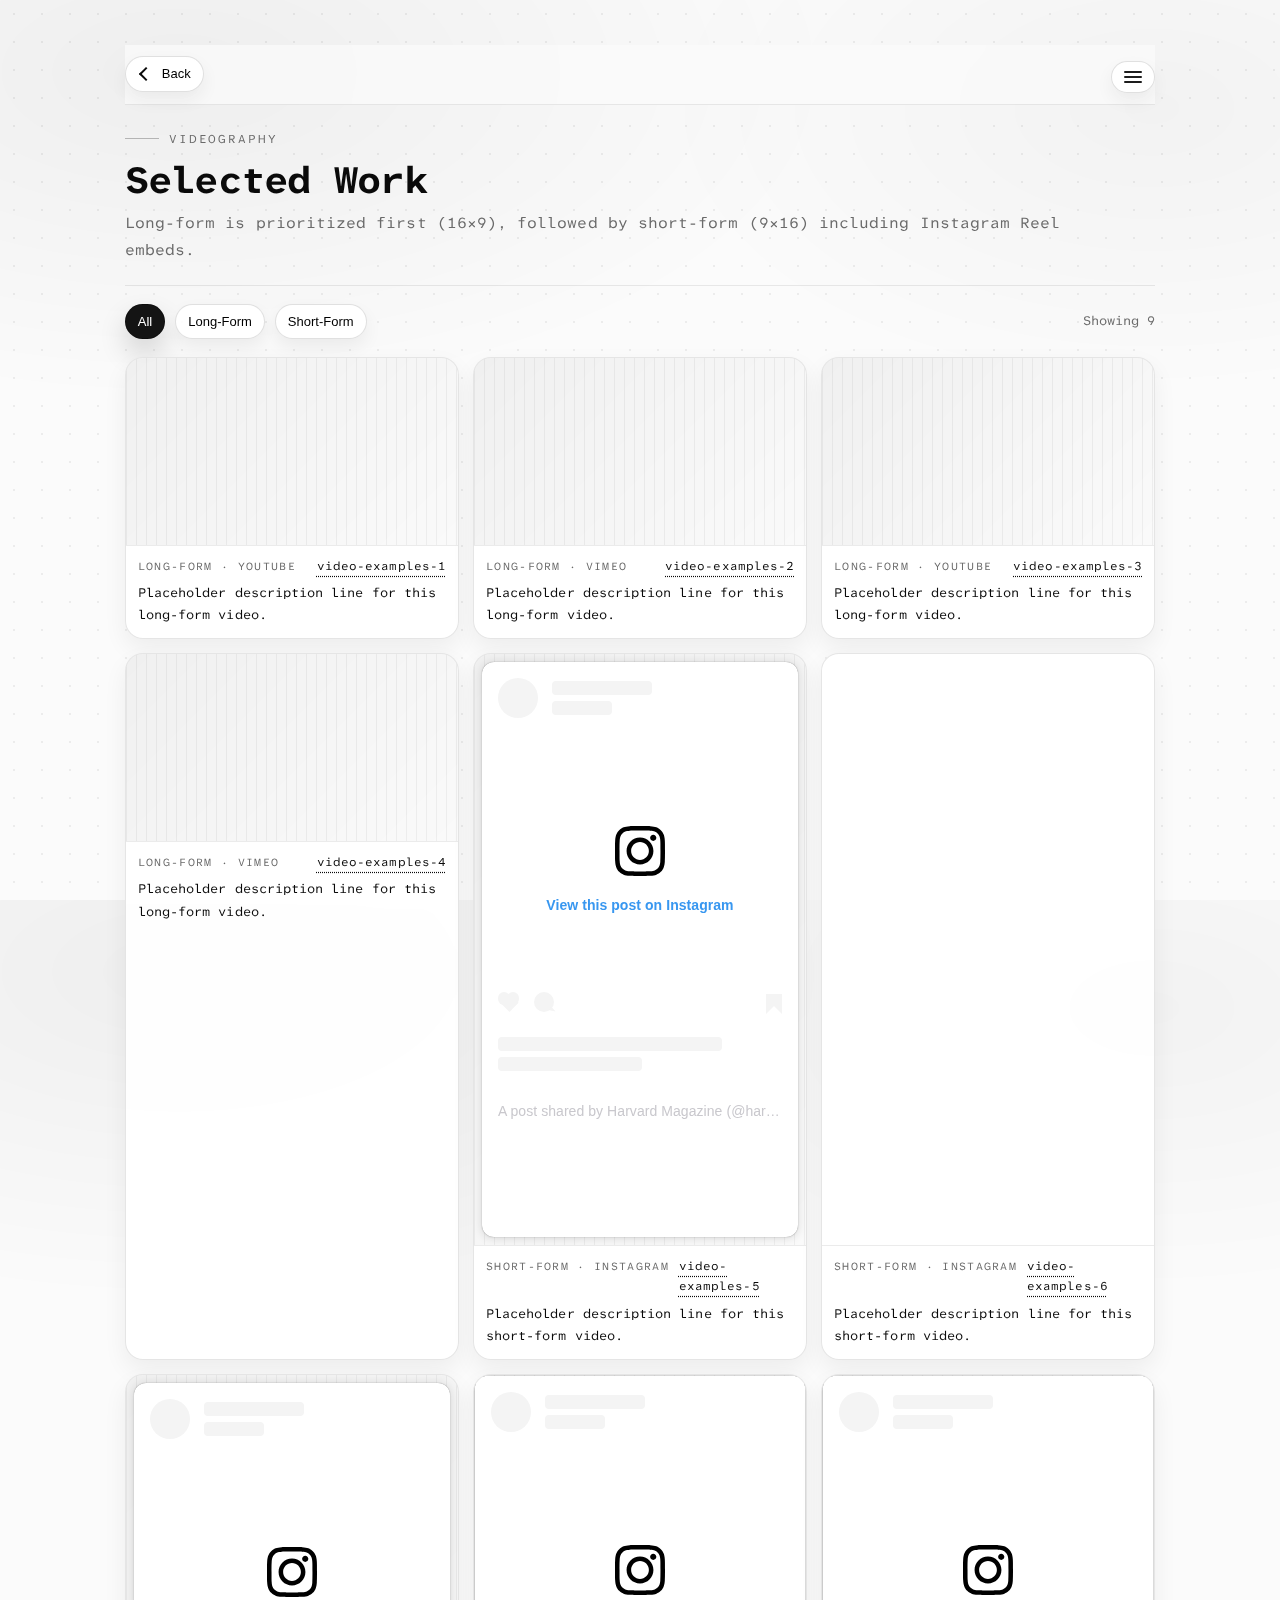
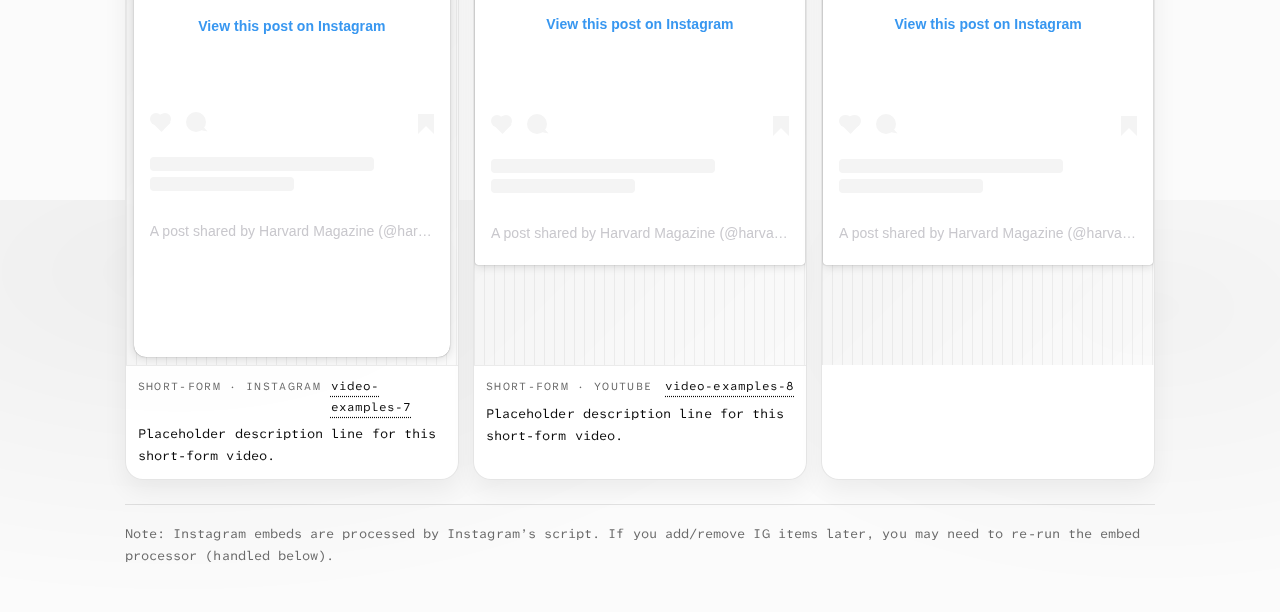
<file: videography.html>
<!doctype html>
<html lang="en">
<head>
  <meta charset="UTF-8" />
  <meta name="viewport" content="width=device-width, initial-scale=1" />
  <title>Videography — Selected Work</title>

  <!-- Atkinson Hyperlegible Mono -->
  <link rel="preconnect" href="https://fonts.googleapis.com">
  <link rel="preconnect" href="https://fonts.gstatic.com" crossorigin>
  <link href="https://fonts.googleapis.com/css2?family=Atkinson+Hyperlegible+Mono:wght@400;500;600;700&display=swap" rel="stylesheet">

  <style>
    :root{
      --bg:#fbfbfb;
      --fg:#0a0a0a;
      --muted:#6a6a6a;
      --rule:#e8e8e8;
      --radius:18px;
      --max:1120px;

      --shadow-sm: 0 10px 24px rgba(0,0,0,.06);
      --shadow-md: 0 18px 44px rgba(0,0,0,.10);
      --shadow-in: inset 0 1px 0 rgba(255,255,255,.8);
    }

    *{ box-sizing:border-box; }
    html,body{ height:100%; }

    body{
      margin:0;
      background:
        radial-gradient(1200px 600px at 14% 8%, rgba(0,0,0,.05), transparent 55%),
        radial-gradient(900px 520px at 90% 12%, rgba(0,0,0,.035), transparent 55%),
        linear-gradient(var(--bg), var(--bg));
      color:var(--fg);
      font-family: "Atkinson Hyperlegible Mono", ui-monospace, SFMono-Regular, Menlo, Monaco, Consolas, "Liberation Mono", "Courier New", monospace;
      font-size: 15.5px;
      line-height: 1.7;
      letter-spacing: 0.06px;
      overflow-x:hidden;
    }

    /* Pixel dust */
    .pixels{
      position: fixed;
      inset: 0;
      pointer-events: none;
      z-index: 0;
      opacity: .55;
      mix-blend-mode: multiply;
      filter: contrast(1.05);
      background-image: radial-gradient(circle, rgba(0,0,0,.10) 1px, transparent 1.2px);
      background-size: 28px 28px;
      animation: drift 14s linear infinite;
    }
    @keyframes drift{
      from{ transform: translate3d(0,0,0); }
      to  { transform: translate3d(-56px, 28px, 0); }
    }
    @media (prefers-reduced-motion: reduce){
      .pixels{ animation:none; }
      *{ scroll-behavior:auto !important; transition:none !important; }
    }

    .wrap{
      position: relative;
      z-index: 1;
      max-width: var(--max);
      margin: 0 auto;
      padding: clamp(20px, 3.5vw, 52px);
    }

    header{
      padding: 14px 0 22px;
      margin-bottom: 16px;
      border-bottom: 1px solid rgba(0,0,0,.08);
    }

    .kicker{
      font-size: 12px;
      text-transform: uppercase;
      letter-spacing: 0.16em;
      color: var(--muted);
      margin: 0 0 10px;
      display:flex;
      align-items:center;
      gap:10px;
    }
    .kicker:before{
      content:"";
      width: 34px;
      height: 1px;
      background: rgba(0,0,0,.25);
      display:block;
    }

    h1{
      font-size: clamp(28px, 3.0vw, 42px);
      line-height: 1.12;
      margin: 0 0 8px;
      font-weight: 700;
      letter-spacing: -0.02em;
    }

    .sub{
      margin: 0;
      color: var(--muted);
      max-width: 95ch;
    }

    /* Filter bar */
    .toolbar{
      display:flex;
      flex-wrap:wrap;
      gap: 10px;
      align-items:center;
      justify-content:space-between;
      margin: 18px 0 18px;
    }

    .chips{
      display:flex;
      flex-wrap:wrap;
      gap: 10px;
      align-items:center;
    }

    .chip{
      border: 1px solid rgba(0,0,0,.12);
      border-radius: 999px;
      padding: 9px 12px;
      background: rgba(255,255,255,.9);
      box-shadow: 0 8px 18px rgba(0,0,0,.06);
      cursor:pointer;
      user-select:none;
      font-size: 13px;
      transition: transform .16s ease, box-shadow .16s ease, background .16s ease;
    }
    .chip:hover{
      transform: translateY(-1px);
      box-shadow: 0 12px 22px rgba(0,0,0,.10);
    }
    .chip[aria-pressed="true"]{
      background: rgba(0,0,0,.92);
      color: #fff;
      border-color: rgba(0,0,0,.35);
      box-shadow: 0 14px 28px rgba(0,0,0,.16);
    }

    .count{
      color: var(--muted);
      font-size: 13px;
      white-space: nowrap;
    }

    /* Grid */
    .grid{
      display:grid;
      grid-template-columns: 1fr;
      gap: 14px;
      margin-top: 18px;
    }
    @media (min-width: 760px){
      .grid{ grid-template-columns: repeat(3, 1fr); }
    }

    .tile{
      border: 1px solid rgba(0,0,0,.10);
      border-radius: var(--radius);
      overflow:hidden;
      background: rgba(255,255,255,.92);
      box-shadow: var(--shadow-sm), var(--shadow-in);
      backdrop-filter: blur(6px);
      transform: translateZ(0);
      transition: transform .18s ease, box-shadow .18s ease;
    }
    .tile:hover{
      transform: translateY(-2px);
      box-shadow: var(--shadow-md), var(--shadow-in);
    }

    /* Frames */
    .frame{
      width:100%;
      position: relative;
      background:
        linear-gradient(135deg, rgba(0,0,0,.06), rgba(0,0,0,.02)),
        repeating-linear-gradient(
          90deg,
          rgba(0,0,0,.05) 0px,
          rgba(0,0,0,.05) 1px,
          transparent 1px,
          transparent 10px
        );
      overflow:hidden;
    }
    .frame.short{ aspect-ratio: 9 / 16; }
    .frame.long { aspect-ratio: 16 / 9; }

    /* Iframes (YouTube/Vimeo) fill the frame */
    .frame iframe{
      position:absolute;
      inset:0;
      width:100%;
      height:100%;
      border:0;
    }

    /* Instagram embeds: make them behave inside our aspect-ratio frame */
    .igWrap{
      position:absolute;
      inset:0;
      padding: 8px; /* a little breathing room feels intentional */
    }
    .igWrap .instagram-media{
      margin:0 !important;
      max-width: 100% !important;
      min-width: 0 !important;
      width: 100% !important;
      height: 100% !important;
      border-radius: 12px !important;
      overflow: hidden !important;
    }
    /* When IG script converts to an iframe, force-fit it */
    .igWrap iframe{
      width:100% !important;
      height:100% !important;
      border:0 !important;
    }

    .caption{
      padding: 10px 12px 12px;
      border-top: 1px solid rgba(0,0,0,.08);
    }

    .metaRow{
      display:flex;
      gap: 10px;
      justify-content:space-between;
      align-items:baseline;
      margin-bottom: 6px;
    }

    .tag{
      font-size: 11px;
      letter-spacing: 0.12em;
      text-transform: uppercase;
      color: var(--muted);
      white-space: nowrap;
    }

    .link{
      font-size: 12px;
      color: var(--fg);
      text-decoration-line: underline;
      text-decoration-style: dotted;
      text-underline-offset: 6px;
    }

    .line{
      margin: 0;
      font-size: 13px;
      color: var(--fg);
    }

    .is-hidden{ display:none; }
/* --- Top nav: Back + Hamburger menu (no wording/content changes) --- */
.topbar{
  position: sticky;
  top: 0;
  z-index: 20;
  padding: 10px 0 12px;
  margin-bottom: 10px;
  backdrop-filter: blur(10px);
}
.topbar::before{
  content:"";
  position:absolute;
  left:0; right:0; top:0; bottom:0;
  background: rgba(251,251,251,.72);
  border-bottom: 1px solid rgba(0,0,0,.08);
  z-index:-1;
}

.navRow{
  display:flex;
  align-items:center;
  justify-content:space-between;
  gap: 12px;
}

.navLeft{
  display:flex;
  align-items:center;
  gap: 10px;
  min-width: 0;
}

.btn{
  border: 1px solid rgba(0,0,0,.12);
  border-radius: 999px;
  padding: 9px 12px;
  background: rgba(255,255,255,.9);
  box-shadow: 0 8px 18px rgba(0,0,0,.06), var(--shadow-in);
  cursor:pointer;
  user-select:none;
  font-size: 13px;
  display:inline-flex;
  align-items:center;
  gap: 8px;
  transition: transform .16s ease, box-shadow .16s ease, background .16s ease;
}
.btn:hover{
  transform: translateY(-1px);
  box-shadow: 0 12px 22px rgba(0,0,0,.10), var(--shadow-in);
}
.btn:active{ transform: translateY(0); }
.btn:focus-visible{
  outline: 2px dotted rgba(0,0,0,.55);
  outline-offset: 6px;
}

.icon{
  width: 16px;
  height: 16px;
  display:inline-block;
  position: relative;
}

/* Back icon */
.icon-back::before{
  content:"";
  position:absolute;
  inset:0;
  margin:auto;
  width: 8px;
  height: 8px;
  border-left: 2px solid var(--fg);
  border-bottom: 2px solid var(--fg);
  transform: rotate(45deg);
}

/* Hamburger icon */
.burger{
  width: 18px;
  height: 12px;
  display:grid;
  gap: 3px;
}
.burger span{
  height: 2px;
  background: var(--fg);
  border-radius: 2px;
  opacity: .92;
}

.menuWrap{ position: relative; }

/* Click-outside overlay */
.menuOverlay{
  position: fixed;
  inset: 0;
  background: rgba(0,0,0,.12);
  backdrop-filter: blur(2px);
  opacity: 0;
  pointer-events: none;
  transition: opacity .18s ease;
  z-index: 19;
}
.menuOverlay.open{
  opacity: 1;
  pointer-events: auto;
}

/* Panel */
.menuPanel{
  position: absolute;
  right: 0;
  top: calc(100% + 10px);
  width: min(360px, calc(100vw - 40px));
  border: 1px solid rgba(0,0,0,.12);
  border-radius: 18px;
  background: rgba(255,255,255,.94);
  box-shadow: var(--shadow-md), var(--shadow-in);
  backdrop-filter: blur(10px);
  overflow:hidden;
  transform-origin: top right;
  transform: translateY(-6px) scale(.985);
  opacity: 0;
  pointer-events: none;
  transition: transform .18s ease, opacity .18s ease;
  z-index: 21;
}
.menuPanel.open{
  transform: translateY(0) scale(1);
  opacity: 1;
  pointer-events: auto;
}

.menuHeader{
  padding: 12px 14px;
  border-bottom: 1px solid rgba(0,0,0,.08);
  display:flex;
  align-items:center;
  justify-content:space-between;
  gap: 10px;
}
.menuHeader .title{
  font-size: 12px;
  text-transform: uppercase;
  letter-spacing: 0.16em;
  color: var(--muted);
  margin: 0;
}

.menuList{
  margin: 0;
  padding: 8px;
  list-style:none;
  display:grid;
  gap: 8px;
}
.menuItem a{
  display:flex;
  align-items:center;
  justify-content:space-between;
  gap: 12px;
  padding: 10px 12px;
  border-radius: 14px;
  border: 1px solid rgba(0,0,0,.10);
  background: rgba(255,255,255,.88);
  box-shadow: 0 8px 18px rgba(0,0,0,.06);
  text-decoration: none;
  color: var(--fg);
  transition: transform .16s ease, box-shadow .16s ease;
}
.menuItem a:hover{
  transform: translateY(-1px);
  box-shadow: 0 12px 22px rgba(0,0,0,.10);
}
.menuItem .label{
  font-weight: 700;
  letter-spacing: -0.01em;
}
.menuItem .meta{
  font-size: 11px;
  text-transform: uppercase;
  letter-spacing: 0.14em;
  color: var(--muted);
}

@media (max-width: 520px){
  .menuItem .meta{ display:none; }
}

    footer{
      border-top: 1px solid rgba(0,0,0,.10);
      margin-top: 24px;
      padding-top: 18px;
      color: var(--muted);
      font-size: 13px;
    }
  </style>
</head>

<body>
  <div class="pixels" aria-hidden="true"></div>

  <main class="wrap">
	  <div class="menuOverlay" id="menuOverlay" aria-hidden="true"></div>

<section class="topbar" aria-label="Site navigation">
  <div class="navRow">
    <div class="navLeft">
      <button class="btn" type="button" id="backBtn" aria-label="Back">
        <span class="icon icon-back" aria-hidden="true"></span>
        Back
      </button>
    </div>

    <div class="menuWrap">
      <button class="btn" type="button" id="menuBtn" aria-label="Menu" aria-expanded="false" aria-controls="menuPanel">
        <span class="burger" aria-hidden="true"><span></span><span></span><span></span></span>
      </button>

      <nav class="menuPanel" id="menuPanel" aria-label="Menu">
        <div class="menuHeader">
          <p class="title">Menu</p>
          <button class="btn" type="button" id="closeMenuBtn" aria-label="Close menu">
            Close
          </button>
        </div>

      <ul class="menuList">
          <li class="menuItem"><a href="portfolio_landing_page.html"><span class="label">About</span><span class="meta">About</span></a></li>
          <li class="menuItem"><a href="Photography page.html"><span class="label">Photography</span><span class="meta">Photography</span></a></li>
          <li class="menuItem"><a href="Design page.html"><span class="label">Design</span><span class="meta">Design</span></a></li>
		  <li class="menuItem"><a href="social media page.html"><span class="label">Social Media Page</span><span class="meta">Social Media</span></a></li>
          <li class="menuItem"><a href="videography page.html"><span class="label">Videography</span><span class="meta">Videography</span></a></li>
          <li class="menuItem"><a href="GPT page.html"><span class="label">AI</span><span class="meta">AI</span></a></li>
        </ul>
      </nav>
    </div>
  </div>
</section>

    <header>
      <p class="kicker">Videography</p>
      <h1>Selected Work</h1>
      <p class="sub">Long-form is prioritized first (16×9), followed by short-form (9×16) including Instagram Reel embeds.</p>
    </header>

    <section class="toolbar" aria-label="Filters">
      <div class="chips" role="group" aria-label="Filter video work">
        <button class="chip" data-filter="all" aria-pressed="true" type="button">All</button>
        <button class="chip" data-filter="long" aria-pressed="false" type="button">Long-Form</button>
        <button class="chip" data-filter="short" aria-pressed="false" type="button">Short-Form</button>
      </div>
      <div class="count" id="count">Showing 10</div>
    </section>

    <section class="grid" aria-label="Video grid">
      <!-- LONG-FORM FIRST (16:9) — replace embed URLs with your real ones -->
      <article class="tile" data-tags="long">
        <div class="frame long"><iframe width="560" height="315" src="https://www.youtube.com/embed/crkCNIlChXM?si=sSXbGALISm_KhGiA" title="YouTube video player" frameborder="0" allow="accelerometer; autoplay; clipboard-write; encrypted-media; gyroscope; picture-in-picture; web-share" referrerpolicy="strict-origin-when-cross-origin" allowfullscreen></iframe>
        </div>
        <div class="caption">
          <div class="metaRow">
            <span class="tag">LONG-FORM · YOUTUBE</span>
            <a class="link" href="video-examples-1">video-examples-1</a>
          </div>
          <p class="line">Placeholder description line for this long-form video.</p>
        </div>
      </article>

      <article class="tile" data-tags="long">
        <div class="frame long">
          <iframe width="560" height="315" src="https://www.youtube.com/embed/n1ufH6lUTAE?si=BSpuU09rrBojX7Ar" title="YouTube video player" frameborder="0" allow="accelerometer; autoplay; clipboard-write; encrypted-media; gyroscope; picture-in-picture; web-share" referrerpolicy="strict-origin-when-cross-origin" allowfullscreen></iframe>
        </div>
        <div class="caption">
          <div class="metaRow">
            <span class="tag">LONG-FORM · VIMEO</span>
            <a class="link" href="video-examples-2">video-examples-2</a>
          </div>
          <p class="line">Placeholder description line for this long-form video.</p>
        </div>
      </article>

      <article class="tile" data-tags="long">
        <div class="frame long">
          <iframe width="560" height="315" src="https://www.youtube.com/embed/OjZbjsa4PTc?si=qw-tWFFKC0eL0q8w" title="YouTube video player" frameborder="0" allow="accelerometer; autoplay; clipboard-write; encrypted-media; gyroscope; picture-in-picture; web-share" referrerpolicy="strict-origin-when-cross-origin" allowfullscreen></iframe>
        </div>
        <div class="caption">
          <div class="metaRow">
            <span class="tag">LONG-FORM · YOUTUBE</span>
            <a class="link" href="video-examples-3">video-examples-3</a>
          </div>
          <p class="line">Placeholder description line for this long-form video.</p>
        </div>
      </article>

      <article class="tile" data-tags="long">
        <div class="frame long">
          <iframe width="560" height="315" src="https://www.youtube.com/embed/vW41Z1WlBec?si=oRwN_Q5002lDIm5x" title="YouTube video player" frameborder="0" allow="accelerometer; autoplay; clipboard-write; encrypted-media; gyroscope; picture-in-picture; web-share" referrerpolicy="strict-origin-when-cross-origin" allowfullscreen></iframe>
        </div>
        <div class="caption">
          <div class="metaRow">
            <span class="tag">LONG-FORM · VIMEO</span>
            <a class="link" href="video-examples-4">video-examples-4</a>
          </div>
          <p class="line">Placeholder description line for this long-form video.</p>
        </div>
      </article>

      <!-- SHORT-FORM NEXT (9:16) -->
      <!-- Instagram Reel Embed 01 -->
      <article class="tile" data-tags="short">
        <div class="frame short">
          <div class="igWrap">
            <blockquote class="instagram-media" data-instgrm-permalink="https://www.instagram.com/reel/ClPK6OGv8zD/?utm_source=ig_embed&amp;utm_campaign=loading" data-instgrm-version="14" style=" background:#FFF; border:0; border-radius:3px; box-shadow:0 0 1px 0 rgba(0,0,0,0.5),0 1px 10px 0 rgba(0,0,0,0.15); margin: 1px; max-width:540px; min-width:326px; padding:0; width:99.375%; width:-webkit-calc(100% - 2px); width:calc(100% - 2px);"><div style="padding:16px;"> <a href="https://www.instagram.com/reel/ClPK6OGv8zD/?utm_source=ig_embed&amp;utm_campaign=loading" style=" background:#FFFFFF; line-height:0; padding:0 0; text-align:center; text-decoration:none; width:100%;" target="_blank"> <div style=" display: flex; flex-direction: row; align-items: center;"> <div style="background-color: #F4F4F4; border-radius: 50%; flex-grow: 0; height: 40px; margin-right: 14px; width: 40px;"></div> <div style="display: flex; flex-direction: column; flex-grow: 1; justify-content: center;"> <div style=" background-color: #F4F4F4; border-radius: 4px; flex-grow: 0; height: 14px; margin-bottom: 6px; width: 100px;"></div> <div style=" background-color: #F4F4F4; border-radius: 4px; flex-grow: 0; height: 14px; width: 60px;"></div></div></div><div style="padding: 19% 0;"></div> <div style="display:block; height:50px; margin:0 auto 12px; width:50px;"><svg width="50px" height="50px" viewBox="0 0 60 60" version="1.1" xmlns="https://www.w3.org/2000/svg" xmlns:xlink="https://www.w3.org/1999/xlink"><g stroke="none" stroke-width="1" fill="none" fill-rule="evenodd"><g transform="translate(-511.000000, -20.000000)" fill="#000000"><g><path d="M556.869,30.41 C554.814,30.41 553.148,32.076 553.148,34.131 C553.148,36.186 554.814,37.852 556.869,37.852 C558.924,37.852 560.59,36.186 560.59,34.131 C560.59,32.076 558.924,30.41 556.869,30.41 M541,60.657 C535.114,60.657 530.342,55.887 530.342,50 C530.342,44.114 535.114,39.342 541,39.342 C546.887,39.342 551.658,44.114 551.658,50 C551.658,55.887 546.887,60.657 541,60.657 M541,33.886 C532.1,33.886 524.886,41.1 524.886,50 C524.886,58.899 532.1,66.113 541,66.113 C549.9,66.113 557.115,58.899 557.115,50 C557.115,41.1 549.9,33.886 541,33.886 M565.378,62.101 C565.244,65.022 564.756,66.606 564.346,67.663 C563.803,69.06 563.154,70.057 562.106,71.106 C561.058,72.155 560.06,72.803 558.662,73.347 C557.607,73.757 556.021,74.244 553.102,74.378 C549.944,74.521 548.997,74.552 541,74.552 C533.003,74.552 532.056,74.521 528.898,74.378 C525.979,74.244 524.393,73.757 523.338,73.347 C521.94,72.803 520.942,72.155 519.894,71.106 C518.846,70.057 518.197,69.06 517.654,67.663 C517.244,66.606 516.755,65.022 516.623,62.101 C516.479,58.943 516.448,57.996 516.448,50 C516.448,42.003 516.479,41.056 516.623,37.899 C516.755,34.978 517.244,33.391 517.654,32.338 C518.197,30.938 518.846,29.942 519.894,28.894 C520.942,27.846 521.94,27.196 523.338,26.654 C524.393,26.244 525.979,25.756 528.898,25.623 C532.057,25.479 533.004,25.448 541,25.448 C548.997,25.448 549.943,25.479 553.102,25.623 C556.021,25.756 557.607,26.244 558.662,26.654 C560.06,27.196 561.058,27.846 562.106,28.894 C563.154,29.942 563.803,30.938 564.346,32.338 C564.756,33.391 565.244,34.978 565.378,37.899 C565.522,41.056 565.552,42.003 565.552,50 C565.552,57.996 565.522,58.943 565.378,62.101 M570.82,37.631 C570.674,34.438 570.167,32.258 569.425,30.349 C568.659,28.377 567.633,26.702 565.965,25.035 C564.297,23.368 562.623,22.342 560.652,21.575 C558.743,20.834 556.562,20.326 553.369,20.18 C550.169,20.033 549.148,20 541,20 C532.853,20 531.831,20.033 528.631,20.18 C525.438,20.326 523.257,20.834 521.349,21.575 C519.376,22.342 517.703,23.368 516.035,25.035 C514.368,26.702 513.342,28.377 512.574,30.349 C511.834,32.258 511.326,34.438 511.181,37.631 C511.035,40.831 511,41.851 511,50 C511,58.147 511.035,59.17 511.181,62.369 C511.326,65.562 511.834,67.743 512.574,69.651 C513.342,71.625 514.368,73.296 516.035,74.965 C517.703,76.634 519.376,77.658 521.349,78.425 C523.257,79.167 525.438,79.673 528.631,79.82 C531.831,79.965 532.853,80.001 541,80.001 C549.148,80.001 550.169,79.965 553.369,79.82 C556.562,79.673 558.743,79.167 560.652,78.425 C562.623,77.658 564.297,76.634 565.965,74.965 C567.633,73.296 568.659,71.625 569.425,69.651 C570.167,67.743 570.674,65.562 570.82,62.369 C570.966,59.17 571,58.147 571,50 C571,41.851 570.966,40.831 570.82,37.631"></path></g></g></g></svg></div><div style="padding-top: 8px;"> <div style=" color:#3897f0; font-family:Arial,sans-serif; font-size:14px; font-style:normal; font-weight:550; line-height:18px;">View this post on Instagram</div></div><div style="padding: 12.5% 0;"></div> <div style="display: flex; flex-direction: row; margin-bottom: 14px; align-items: center;"><div> <div style="background-color: #F4F4F4; border-radius: 50%; height: 12.5px; width: 12.5px; transform: translateX(0px) translateY(7px);"></div> <div style="background-color: #F4F4F4; height: 12.5px; transform: rotate(-45deg) translateX(3px) translateY(1px); width: 12.5px; flex-grow: 0; margin-right: 14px; margin-left: 2px;"></div> <div style="background-color: #F4F4F4; border-radius: 50%; height: 12.5px; width: 12.5px; transform: translateX(9px) translateY(-18px);"></div></div><div style="margin-left: 8px;"> <div style=" background-color: #F4F4F4; border-radius: 50%; flex-grow: 0; height: 20px; width: 20px;"></div> <div style=" width: 0; height: 0; border-top: 2px solid transparent; border-left: 6px solid #f4f4f4; border-bottom: 2px solid transparent; transform: translateX(16px) translateY(-4px) rotate(30deg)"></div></div><div style="margin-left: auto;"> <div style=" width: 0px; border-top: 8px solid #F4F4F4; border-right: 8px solid transparent; transform: translateY(16px);"></div> <div style=" background-color: #F4F4F4; flex-grow: 0; height: 12px; width: 16px; transform: translateY(-4px);"></div> <div style=" width: 0; height: 0; border-top: 8px solid #F4F4F4; border-left: 8px solid transparent; transform: translateY(-4px) translateX(8px);"></div></div></div> <div style="display: flex; flex-direction: column; flex-grow: 1; justify-content: center; margin-bottom: 24px;"> <div style=" background-color: #F4F4F4; border-radius: 4px; flex-grow: 0; height: 14px; margin-bottom: 6px; width: 224px;"></div> <div style=" background-color: #F4F4F4; border-radius: 4px; flex-grow: 0; height: 14px; width: 144px;"></div></div></a><p style=" color:#c9c8cd; font-family:Arial,sans-serif; font-size:14px; line-height:17px; margin-bottom:0; margin-top:8px; overflow:hidden; padding:8px 0 7px; text-align:center; text-overflow:ellipsis; white-space:nowrap;"><a href="https://www.instagram.com/reel/ClPK6OGv8zD/?utm_source=ig_embed&amp;utm_campaign=loading" style=" color:#c9c8cd; font-family:Arial,sans-serif; font-size:14px; font-style:normal; font-weight:normal; line-height:17px; text-decoration:none;" target="_blank">A post shared by Harvard Magazine (@harvardmagazine)</a></p></div></blockquote>
<script async src="//www.instagram.com/embed.js"></script> 
          </div>
        </div>
        <div class="caption">
          <div class="metaRow">
            <span class="tag">SHORT-FORM · INSTAGRAM</span>
            <a class="link" href="video-examples-5">video-examples-5</a>
          </div>
          <p class="line">Placeholder description line for this short-form video.</p>
        </div>
      </article>

      <!-- Instagram Reel Embed 02 -->
      <article class="tile" data-tags="short">
    <div style="padding:177.78% 0 0 0;position:relative;"><iframe src="https://player.vimeo.com/video/1151356311?badge=0&amp;autopause=0&amp;player_id=0&amp;app_id=58479" frameborder="0" allow="autoplay; fullscreen; picture-in-picture; clipboard-write; encrypted-media; web-share" referrerpolicy="strict-origin-when-cross-origin" style="position:absolute;top:0;left:0;width:100%;height:100%;" title="Paris in 30 Seconds"></iframe></div><script src="https://player.vimeo.com/api/player.js"></script>
          </div>
        </div>
        <div class="caption">
          <div class="metaRow">
            <span class="tag">SHORT-FORM · INSTAGRAM</span>
            <a class="link" href="video-examples-6">video-examples-6</a>
          </div>
          <p class="line">Placeholder description line for this short-form video.</p>
        </div>
      </article>

      <!-- Instagram Reel Embed 03 -->
      <article class="tile" data-tags="short">
        <div class="frame short">
          <div class="igWrap">
           <blockquote class="instagram-media" data-instgrm-captioned data-instgrm-permalink="https://www.instagram.com/reel/CnxcP2hMVJN/?utm_source=ig_embed&amp;utm_campaign=loading" data-instgrm-version="14" style=" background:#FFF; border:0; border-radius:3px; box-shadow:0 0 1px 0 rgba(0,0,0,0.5),0 1px 10px 0 rgba(0,0,0,0.15); margin: 1px; max-width:540px; min-width:326px; padding:0; width:99.375%; width:-webkit-calc(100% - 2px); width:calc(100% - 2px);"><div style="padding:16px;"> <a href="https://www.instagram.com/reel/CnxcP2hMVJN/?utm_source=ig_embed&amp;utm_campaign=loading" style=" background:#FFFFFF; line-height:0; padding:0 0; text-align:center; text-decoration:none; width:100%;" target="_blank"> <div style=" display: flex; flex-direction: row; align-items: center;"> <div style="background-color: #F4F4F4; border-radius: 50%; flex-grow: 0; height: 40px; margin-right: 14px; width: 40px;"></div> <div style="display: flex; flex-direction: column; flex-grow: 1; justify-content: center;"> <div style=" background-color: #F4F4F4; border-radius: 4px; flex-grow: 0; height: 14px; margin-bottom: 6px; width: 100px;"></div> <div style=" background-color: #F4F4F4; border-radius: 4px; flex-grow: 0; height: 14px; width: 60px;"></div></div></div><div style="padding: 19% 0;"></div> <div style="display:block; height:50px; margin:0 auto 12px; width:50px;"><svg width="50px" height="50px" viewBox="0 0 60 60" version="1.1" xmlns="https://www.w3.org/2000/svg" xmlns:xlink="https://www.w3.org/1999/xlink"><g stroke="none" stroke-width="1" fill="none" fill-rule="evenodd"><g transform="translate(-511.000000, -20.000000)" fill="#000000"><g><path d="M556.869,30.41 C554.814,30.41 553.148,32.076 553.148,34.131 C553.148,36.186 554.814,37.852 556.869,37.852 C558.924,37.852 560.59,36.186 560.59,34.131 C560.59,32.076 558.924,30.41 556.869,30.41 M541,60.657 C535.114,60.657 530.342,55.887 530.342,50 C530.342,44.114 535.114,39.342 541,39.342 C546.887,39.342 551.658,44.114 551.658,50 C551.658,55.887 546.887,60.657 541,60.657 M541,33.886 C532.1,33.886 524.886,41.1 524.886,50 C524.886,58.899 532.1,66.113 541,66.113 C549.9,66.113 557.115,58.899 557.115,50 C557.115,41.1 549.9,33.886 541,33.886 M565.378,62.101 C565.244,65.022 564.756,66.606 564.346,67.663 C563.803,69.06 563.154,70.057 562.106,71.106 C561.058,72.155 560.06,72.803 558.662,73.347 C557.607,73.757 556.021,74.244 553.102,74.378 C549.944,74.521 548.997,74.552 541,74.552 C533.003,74.552 532.056,74.521 528.898,74.378 C525.979,74.244 524.393,73.757 523.338,73.347 C521.94,72.803 520.942,72.155 519.894,71.106 C518.846,70.057 518.197,69.06 517.654,67.663 C517.244,66.606 516.755,65.022 516.623,62.101 C516.479,58.943 516.448,57.996 516.448,50 C516.448,42.003 516.479,41.056 516.623,37.899 C516.755,34.978 517.244,33.391 517.654,32.338 C518.197,30.938 518.846,29.942 519.894,28.894 C520.942,27.846 521.94,27.196 523.338,26.654 C524.393,26.244 525.979,25.756 528.898,25.623 C532.057,25.479 533.004,25.448 541,25.448 C548.997,25.448 549.943,25.479 553.102,25.623 C556.021,25.756 557.607,26.244 558.662,26.654 C560.06,27.196 561.058,27.846 562.106,28.894 C563.154,29.942 563.803,30.938 564.346,32.338 C564.756,33.391 565.244,34.978 565.378,37.899 C565.522,41.056 565.552,42.003 565.552,50 C565.552,57.996 565.522,58.943 565.378,62.101 M570.82,37.631 C570.674,34.438 570.167,32.258 569.425,30.349 C568.659,28.377 567.633,26.702 565.965,25.035 C564.297,23.368 562.623,22.342 560.652,21.575 C558.743,20.834 556.562,20.326 553.369,20.18 C550.169,20.033 549.148,20 541,20 C532.853,20 531.831,20.033 528.631,20.18 C525.438,20.326 523.257,20.834 521.349,21.575 C519.376,22.342 517.703,23.368 516.035,25.035 C514.368,26.702 513.342,28.377 512.574,30.349 C511.834,32.258 511.326,34.438 511.181,37.631 C511.035,40.831 511,41.851 511,50 C511,58.147 511.035,59.17 511.181,62.369 C511.326,65.562 511.834,67.743 512.574,69.651 C513.342,71.625 514.368,73.296 516.035,74.965 C517.703,76.634 519.376,77.658 521.349,78.425 C523.257,79.167 525.438,79.673 528.631,79.82 C531.831,79.965 532.853,80.001 541,80.001 C549.148,80.001 550.169,79.965 553.369,79.82 C556.562,79.673 558.743,79.167 560.652,78.425 C562.623,77.658 564.297,76.634 565.965,74.965 C567.633,73.296 568.659,71.625 569.425,69.651 C570.167,67.743 570.674,65.562 570.82,62.369 C570.966,59.17 571,58.147 571,50 C571,41.851 570.966,40.831 570.82,37.631"></path></g></g></g></svg></div><div style="padding-top: 8px;"> <div style=" color:#3897f0; font-family:Arial,sans-serif; font-size:14px; font-style:normal; font-weight:550; line-height:18px;">View this post on Instagram</div></div><div style="padding: 12.5% 0;"></div> <div style="display: flex; flex-direction: row; margin-bottom: 14px; align-items: center;"><div> <div style="background-color: #F4F4F4; border-radius: 50%; height: 12.5px; width: 12.5px; transform: translateX(0px) translateY(7px);"></div> <div style="background-color: #F4F4F4; height: 12.5px; transform: rotate(-45deg) translateX(3px) translateY(1px); width: 12.5px; flex-grow: 0; margin-right: 14px; margin-left: 2px;"></div> <div style="background-color: #F4F4F4; border-radius: 50%; height: 12.5px; width: 12.5px; transform: translateX(9px) translateY(-18px);"></div></div><div style="margin-left: 8px;"> <div style=" background-color: #F4F4F4; border-radius: 50%; flex-grow: 0; height: 20px; width: 20px;"></div> <div style=" width: 0; height: 0; border-top: 2px solid transparent; border-left: 6px solid #f4f4f4; border-bottom: 2px solid transparent; transform: translateX(16px) translateY(-4px) rotate(30deg)"></div></div><div style="margin-left: auto;"> <div style=" width: 0px; border-top: 8px solid #F4F4F4; border-right: 8px solid transparent; transform: translateY(16px);"></div> <div style=" background-color: #F4F4F4; flex-grow: 0; height: 12px; width: 16px; transform: translateY(-4px);"></div> <div style=" width: 0; height: 0; border-top: 8px solid #F4F4F4; border-left: 8px solid transparent; transform: translateY(-4px) translateX(8px);"></div></div></div> <div style="display: flex; flex-direction: column; flex-grow: 1; justify-content: center; margin-bottom: 24px;"> <div style=" background-color: #F4F4F4; border-radius: 4px; flex-grow: 0; height: 14px; margin-bottom: 6px; width: 224px;"></div> <div style=" background-color: #F4F4F4; border-radius: 4px; flex-grow: 0; height: 14px; width: 144px;"></div></div></a><p style=" color:#c9c8cd; font-family:Arial,sans-serif; font-size:14px; line-height:17px; margin-bottom:0; margin-top:8px; overflow:hidden; padding:8px 0 7px; text-align:center; text-overflow:ellipsis; white-space:nowrap;"><a href="https://www.instagram.com/reel/CnxcP2hMVJN/?utm_source=ig_embed&amp;utm_campaign=loading" style=" color:#c9c8cd; font-family:Arial,sans-serif; font-size:14px; font-style:normal; font-weight:normal; line-height:17px; text-decoration:none;" target="_blank">A post shared by Harvard Magazine (@harvardmagazine)</a></p></div></blockquote>
<script async src="//www.instagram.com/embed.js"></script>
          </div>
        </div>
        <div class="caption">
          <div class="metaRow">
            <span class="tag">SHORT-FORM · INSTAGRAM</span>
            <a class="link" href="video-examples-7">video-examples-7</a>
          </div>
          <p class="line">Placeholder description line for this short-form video.</p>
        </div>
      </article>

      <!-- 3 MORE SHORT-FORM PLACEHOLDERS (swap to your real vertical embeds) -->
      <article class="tile" data-tags="short">
        <div class="frame short">
          <blockquote class="instagram-media" data-instgrm-captioned data-instgrm-permalink="https://www.instagram.com/reel/Cf4YENilz1x/?utm_source=ig_embed&amp;utm_campaign=loading" data-instgrm-version="14" style=" background:#FFF; border:0; border-radius:3px; box-shadow:0 0 1px 0 rgba(0,0,0,0.5),0 1px 10px 0 rgba(0,0,0,0.15); margin: 1px; max-width:540px; min-width:326px; padding:0; width:99.375%; width:-webkit-calc(100% - 2px); width:calc(100% - 2px);"><div style="padding:16px;"> <a href="https://www.instagram.com/reel/Cf4YENilz1x/?utm_source=ig_embed&amp;utm_campaign=loading" style=" background:#FFFFFF; line-height:0; padding:0 0; text-align:center; text-decoration:none; width:100%;" target="_blank"> <div style=" display: flex; flex-direction: row; align-items: center;"> <div style="background-color: #F4F4F4; border-radius: 50%; flex-grow: 0; height: 40px; margin-right: 14px; width: 40px;"></div> <div style="display: flex; flex-direction: column; flex-grow: 1; justify-content: center;"> <div style=" background-color: #F4F4F4; border-radius: 4px; flex-grow: 0; height: 14px; margin-bottom: 6px; width: 100px;"></div> <div style=" background-color: #F4F4F4; border-radius: 4px; flex-grow: 0; height: 14px; width: 60px;"></div></div></div><div style="padding: 19% 0;"></div> <div style="display:block; height:50px; margin:0 auto 12px; width:50px;"><svg width="50px" height="50px" viewBox="0 0 60 60" version="1.1" xmlns="https://www.w3.org/2000/svg" xmlns:xlink="https://www.w3.org/1999/xlink"><g stroke="none" stroke-width="1" fill="none" fill-rule="evenodd"><g transform="translate(-511.000000, -20.000000)" fill="#000000"><g><path d="M556.869,30.41 C554.814,30.41 553.148,32.076 553.148,34.131 C553.148,36.186 554.814,37.852 556.869,37.852 C558.924,37.852 560.59,36.186 560.59,34.131 C560.59,32.076 558.924,30.41 556.869,30.41 M541,60.657 C535.114,60.657 530.342,55.887 530.342,50 C530.342,44.114 535.114,39.342 541,39.342 C546.887,39.342 551.658,44.114 551.658,50 C551.658,55.887 546.887,60.657 541,60.657 M541,33.886 C532.1,33.886 524.886,41.1 524.886,50 C524.886,58.899 532.1,66.113 541,66.113 C549.9,66.113 557.115,58.899 557.115,50 C557.115,41.1 549.9,33.886 541,33.886 M565.378,62.101 C565.244,65.022 564.756,66.606 564.346,67.663 C563.803,69.06 563.154,70.057 562.106,71.106 C561.058,72.155 560.06,72.803 558.662,73.347 C557.607,73.757 556.021,74.244 553.102,74.378 C549.944,74.521 548.997,74.552 541,74.552 C533.003,74.552 532.056,74.521 528.898,74.378 C525.979,74.244 524.393,73.757 523.338,73.347 C521.94,72.803 520.942,72.155 519.894,71.106 C518.846,70.057 518.197,69.06 517.654,67.663 C517.244,66.606 516.755,65.022 516.623,62.101 C516.479,58.943 516.448,57.996 516.448,50 C516.448,42.003 516.479,41.056 516.623,37.899 C516.755,34.978 517.244,33.391 517.654,32.338 C518.197,30.938 518.846,29.942 519.894,28.894 C520.942,27.846 521.94,27.196 523.338,26.654 C524.393,26.244 525.979,25.756 528.898,25.623 C532.057,25.479 533.004,25.448 541,25.448 C548.997,25.448 549.943,25.479 553.102,25.623 C556.021,25.756 557.607,26.244 558.662,26.654 C560.06,27.196 561.058,27.846 562.106,28.894 C563.154,29.942 563.803,30.938 564.346,32.338 C564.756,33.391 565.244,34.978 565.378,37.899 C565.522,41.056 565.552,42.003 565.552,50 C565.552,57.996 565.522,58.943 565.378,62.101 M570.82,37.631 C570.674,34.438 570.167,32.258 569.425,30.349 C568.659,28.377 567.633,26.702 565.965,25.035 C564.297,23.368 562.623,22.342 560.652,21.575 C558.743,20.834 556.562,20.326 553.369,20.18 C550.169,20.033 549.148,20 541,20 C532.853,20 531.831,20.033 528.631,20.18 C525.438,20.326 523.257,20.834 521.349,21.575 C519.376,22.342 517.703,23.368 516.035,25.035 C514.368,26.702 513.342,28.377 512.574,30.349 C511.834,32.258 511.326,34.438 511.181,37.631 C511.035,40.831 511,41.851 511,50 C511,58.147 511.035,59.17 511.181,62.369 C511.326,65.562 511.834,67.743 512.574,69.651 C513.342,71.625 514.368,73.296 516.035,74.965 C517.703,76.634 519.376,77.658 521.349,78.425 C523.257,79.167 525.438,79.673 528.631,79.82 C531.831,79.965 532.853,80.001 541,80.001 C549.148,80.001 550.169,79.965 553.369,79.82 C556.562,79.673 558.743,79.167 560.652,78.425 C562.623,77.658 564.297,76.634 565.965,74.965 C567.633,73.296 568.659,71.625 569.425,69.651 C570.167,67.743 570.674,65.562 570.82,62.369 C570.966,59.17 571,58.147 571,50 C571,41.851 570.966,40.831 570.82,37.631"></path></g></g></g></svg></div><div style="padding-top: 8px;"> <div style=" color:#3897f0; font-family:Arial,sans-serif; font-size:14px; font-style:normal; font-weight:550; line-height:18px;">View this post on Instagram</div></div><div style="padding: 12.5% 0;"></div> <div style="display: flex; flex-direction: row; margin-bottom: 14px; align-items: center;"><div> <div style="background-color: #F4F4F4; border-radius: 50%; height: 12.5px; width: 12.5px; transform: translateX(0px) translateY(7px);"></div> <div style="background-color: #F4F4F4; height: 12.5px; transform: rotate(-45deg) translateX(3px) translateY(1px); width: 12.5px; flex-grow: 0; margin-right: 14px; margin-left: 2px;"></div> <div style="background-color: #F4F4F4; border-radius: 50%; height: 12.5px; width: 12.5px; transform: translateX(9px) translateY(-18px);"></div></div><div style="margin-left: 8px;"> <div style=" background-color: #F4F4F4; border-radius: 50%; flex-grow: 0; height: 20px; width: 20px;"></div> <div style=" width: 0; height: 0; border-top: 2px solid transparent; border-left: 6px solid #f4f4f4; border-bottom: 2px solid transparent; transform: translateX(16px) translateY(-4px) rotate(30deg)"></div></div><div style="margin-left: auto;"> <div style=" width: 0px; border-top: 8px solid #F4F4F4; border-right: 8px solid transparent; transform: translateY(16px);"></div> <div style=" background-color: #F4F4F4; flex-grow: 0; height: 12px; width: 16px; transform: translateY(-4px);"></div> <div style=" width: 0; height: 0; border-top: 8px solid #F4F4F4; border-left: 8px solid transparent; transform: translateY(-4px) translateX(8px);"></div></div></div> <div style="display: flex; flex-direction: column; flex-grow: 1; justify-content: center; margin-bottom: 24px;"> <div style=" background-color: #F4F4F4; border-radius: 4px; flex-grow: 0; height: 14px; margin-bottom: 6px; width: 224px;"></div> <div style=" background-color: #F4F4F4; border-radius: 4px; flex-grow: 0; height: 14px; width: 144px;"></div></div></a><p style=" color:#c9c8cd; font-family:Arial,sans-serif; font-size:14px; line-height:17px; margin-bottom:0; margin-top:8px; overflow:hidden; padding:8px 0 7px; text-align:center; text-overflow:ellipsis; white-space:nowrap;"><a href="https://www.instagram.com/reel/Cf4YENilz1x/?utm_source=ig_embed&amp;utm_campaign=loading" style=" color:#c9c8cd; font-family:Arial,sans-serif; font-size:14px; font-style:normal; font-weight:normal; line-height:17px; text-decoration:none;" target="_blank">A post shared by Harvard Magazine (@harvardmagazine)</a></p></div></blockquote>
<script async src="//www.instagram.com/embed.js"></script>
        </div>
        <div class="caption">
          <div class="metaRow">
            <span class="tag">SHORT-FORM · YOUTUBE</span>
            <a class="link" href="video-examples-8">video-examples-8</a>
          </div>
          <p class="line">Placeholder description line for this short-form video.</p>
        </div>
      </article>

      <article class="tile" data-tags="short">
        <div class="frame short">
          <blockquote class="instagram-media" data-instgrm-captioned data-instgrm-permalink="https://www.instagram.com/reel/CWWjkAkJyyG/?utm_source=ig_embed&amp;utm_campaign=loading" data-instgrm-version="14" style=" background:#FFF; border:0; border-radius:3px; box-shadow:0 0 1px 0 rgba(0,0,0,0.5),0 1px 10px 0 rgba(0,0,0,0.15); margin: 1px; max-width:540px; min-width:326px; padding:0; width:99.375%; width:-webkit-calc(100% - 2px); width:calc(100% - 2px);"><div style="padding:16px;"> <a href="https://www.instagram.com/reel/CWWjkAkJyyG/?utm_source=ig_embed&amp;utm_campaign=loading" style=" background:#FFFFFF; line-height:0; padding:0 0; text-align:center; text-decoration:none; width:100%;" target="_blank"> <div style=" display: flex; flex-direction: row; align-items: center;"> <div style="background-color: #F4F4F4; border-radius: 50%; flex-grow: 0; height: 40px; margin-right: 14px; width: 40px;"></div> <div style="display: flex; flex-direction: column; flex-grow: 1; justify-content: center;"> <div style=" background-color: #F4F4F4; border-radius: 4px; flex-grow: 0; height: 14px; margin-bottom: 6px; width: 100px;"></div> <div style=" background-color: #F4F4F4; border-radius: 4px; flex-grow: 0; height: 14px; width: 60px;"></div></div></div><div style="padding: 19% 0;"></div> <div style="display:block; height:50px; margin:0 auto 12px; width:50px;"><svg width="50px" height="50px" viewBox="0 0 60 60" version="1.1" xmlns="https://www.w3.org/2000/svg" xmlns:xlink="https://www.w3.org/1999/xlink"><g stroke="none" stroke-width="1" fill="none" fill-rule="evenodd"><g transform="translate(-511.000000, -20.000000)" fill="#000000"><g><path d="M556.869,30.41 C554.814,30.41 553.148,32.076 553.148,34.131 C553.148,36.186 554.814,37.852 556.869,37.852 C558.924,37.852 560.59,36.186 560.59,34.131 C560.59,32.076 558.924,30.41 556.869,30.41 M541,60.657 C535.114,60.657 530.342,55.887 530.342,50 C530.342,44.114 535.114,39.342 541,39.342 C546.887,39.342 551.658,44.114 551.658,50 C551.658,55.887 546.887,60.657 541,60.657 M541,33.886 C532.1,33.886 524.886,41.1 524.886,50 C524.886,58.899 532.1,66.113 541,66.113 C549.9,66.113 557.115,58.899 557.115,50 C557.115,41.1 549.9,33.886 541,33.886 M565.378,62.101 C565.244,65.022 564.756,66.606 564.346,67.663 C563.803,69.06 563.154,70.057 562.106,71.106 C561.058,72.155 560.06,72.803 558.662,73.347 C557.607,73.757 556.021,74.244 553.102,74.378 C549.944,74.521 548.997,74.552 541,74.552 C533.003,74.552 532.056,74.521 528.898,74.378 C525.979,74.244 524.393,73.757 523.338,73.347 C521.94,72.803 520.942,72.155 519.894,71.106 C518.846,70.057 518.197,69.06 517.654,67.663 C517.244,66.606 516.755,65.022 516.623,62.101 C516.479,58.943 516.448,57.996 516.448,50 C516.448,42.003 516.479,41.056 516.623,37.899 C516.755,34.978 517.244,33.391 517.654,32.338 C518.197,30.938 518.846,29.942 519.894,28.894 C520.942,27.846 521.94,27.196 523.338,26.654 C524.393,26.244 525.979,25.756 528.898,25.623 C532.057,25.479 533.004,25.448 541,25.448 C548.997,25.448 549.943,25.479 553.102,25.623 C556.021,25.756 557.607,26.244 558.662,26.654 C560.06,27.196 561.058,27.846 562.106,28.894 C563.154,29.942 563.803,30.938 564.346,32.338 C564.756,33.391 565.244,34.978 565.378,37.899 C565.522,41.056 565.552,42.003 565.552,50 C565.552,57.996 565.522,58.943 565.378,62.101 M570.82,37.631 C570.674,34.438 570.167,32.258 569.425,30.349 C568.659,28.377 567.633,26.702 565.965,25.035 C564.297,23.368 562.623,22.342 560.652,21.575 C558.743,20.834 556.562,20.326 553.369,20.18 C550.169,20.033 549.148,20 541,20 C532.853,20 531.831,20.033 528.631,20.18 C525.438,20.326 523.257,20.834 521.349,21.575 C519.376,22.342 517.703,23.368 516.035,25.035 C514.368,26.702 513.342,28.377 512.574,30.349 C511.834,32.258 511.326,34.438 511.181,37.631 C511.035,40.831 511,41.851 511,50 C511,58.147 511.035,59.17 511.181,62.369 C511.326,65.562 511.834,67.743 512.574,69.651 C513.342,71.625 514.368,73.296 516.035,74.965 C517.703,76.634 519.376,77.658 521.349,78.425 C523.257,79.167 525.438,79.673 528.631,79.82 C531.831,79.965 532.853,80.001 541,80.001 C549.148,80.001 550.169,79.965 553.369,79.82 C556.562,79.673 558.743,79.167 560.652,78.425 C562.623,77.658 564.297,76.634 565.965,74.965 C567.633,73.296 568.659,71.625 569.425,69.651 C570.167,67.743 570.674,65.562 570.82,62.369 C570.966,59.17 571,58.147 571,50 C571,41.851 570.966,40.831 570.82,37.631"></path></g></g></g></svg></div><div style="padding-top: 8px;"> <div style=" color:#3897f0; font-family:Arial,sans-serif; font-size:14px; font-style:normal; font-weight:550; line-height:18px;">View this post on Instagram</div></div><div style="padding: 12.5% 0;"></div> <div style="display: flex; flex-direction: row; margin-bottom: 14px; align-items: center;"><div> <div style="background-color: #F4F4F4; border-radius: 50%; height: 12.5px; width: 12.5px; transform: translateX(0px) translateY(7px);"></div> <div style="background-color: #F4F4F4; height: 12.5px; transform: rotate(-45deg) translateX(3px) translateY(1px); width: 12.5px; flex-grow: 0; margin-right: 14px; margin-left: 2px;"></div> <div style="background-color: #F4F4F4; border-radius: 50%; height: 12.5px; width: 12.5px; transform: translateX(9px) translateY(-18px);"></div></div><div style="margin-left: 8px;"> <div style=" background-color: #F4F4F4; border-radius: 50%; flex-grow: 0; height: 20px; width: 20px;"></div> <div style=" width: 0; height: 0; border-top: 2px solid transparent; border-left: 6px solid #f4f4f4; border-bottom: 2px solid transparent; transform: translateX(16px) translateY(-4px) rotate(30deg)"></div></div><div style="margin-left: auto;"> <div style=" width: 0px; border-top: 8px solid #F4F4F4; border-right: 8px solid transparent; transform: translateY(16px);"></div> <div style=" background-color: #F4F4F4; flex-grow: 0; height: 12px; width: 16px; transform: translateY(-4px);"></div> <div style=" width: 0; height: 0; border-top: 8px solid #F4F4F4; border-left: 8px solid transparent; transform: translateY(-4px) translateX(8px);"></div></div></div> <div style="display: flex; flex-direction: column; flex-grow: 1; justify-content: center; margin-bottom: 24px;"> <div style=" background-color: #F4F4F4; border-radius: 4px; flex-grow: 0; height: 14px; margin-bottom: 6px; width: 224px;"></div> <div style=" background-color: #F4F4F4; border-radius: 4px; flex-grow: 0; height: 14px; width: 144px;"></div></div></a><p style=" color:#c9c8cd; font-family:Arial,sans-serif; font-size:14px; line-height:17px; margin-bottom:0; margin-top:8px; overflow:hidden; padding:8px 0 7px; text-align:center; text-overflow:ellipsis; white-space:nowrap;"><a href="https://www.instagram.com/reel/CWWjkAkJyyG/?utm_source=ig_embed&amp;utm_campaign=loading" style=" color:#c9c8cd; font-family:Arial,sans-serif; font-size:14px; font-style:normal; font-weight:normal; line-height:17px; text-decoration:none;" target="_blank">A post shared by Harvard Magazine (@harvardmagazine)</a></p></div></blockquote>
<script async src="//www.instagram.com/embed.js"></script>
        </div>
      </article>

    </section>

    <footer>
      <p style="margin:0;">
        Note: Instagram embeds are processed by Instagram’s script. If you add/remove IG items later, you may need to re-run the embed processor (handled below).
      </p>
    </footer>
  </main>

  <!-- Instagram embed script (include ONCE) -->
  <script async src="//www.instagram.com/embed.js"></script>

  <script>
    // Filter logic (multi-tag via data-tags="short long", etc.)
    const chips = Array.from(document.querySelectorAll(".chip"));
    const tiles = Array.from(document.querySelectorAll(".tile"));
    const countEl = document.getElementById("count");

    function setPressed(activeBtn){
      chips.forEach(btn => btn.setAttribute("aria-pressed", btn === activeBtn ? "true" : "false"));
    }

    function applyFilter(tag){
      let shown = 0;

      tiles.forEach(tile => {
        const tags = (tile.getAttribute("data-tags") || "")
          .toLowerCase()
          .split(/\s+/)
          .filter(Boolean);

        const match = tag === "all" || tags.includes(tag);
        tile.classList.toggle("is-hidden", !match);
        if (match) shown++;
      });

      countEl.textContent = `Showing ${shown}`;

      // If Instagram script is present, re-process embeds (helps after filtering / layout changes)
      try{
        if (window.instgrm && window.instgrm.Embeds && typeof window.instgrm.Embeds.process === "function"){
          window.instgrm.Embeds.process();
        }
      }catch(e){}
    }

    chips.forEach(btn => {
      btn.addEventListener("click", () => {
        const tag = btn.getAttribute("data-filter");
        setPressed(btn);
        applyFilter(tag);
      });
    });

    // Initialize
    applyFilter("all");
	    // Back + menu interactions
  const backBtn = document.getElementById("backBtn");
  const menuBtn = document.getElementById("menuBtn");
  const closeMenuBtn = document.getElementById("closeMenuBtn");
  const menuPanel = document.getElementById("menuPanel");
  const menuOverlay = document.getElementById("menuOverlay");

  function openMenu(){
    menuPanel.classList.add("open");
    menuOverlay.classList.add("open");
    menuBtn.setAttribute("aria-expanded", "true");
  }

  function closeMenu(){
    menuPanel.classList.remove("open");
    menuOverlay.classList.remove("open");
    menuBtn.setAttribute("aria-expanded", "false");
  }

  backBtn?.addEventListener("click", () => {
    if (window.history.length > 1) window.history.back();
    else window.location.href = "about";
  });

  menuBtn?.addEventListener("click", () => {
    const isOpen = menuPanel.classList.contains("open");
    isOpen ? closeMenu() : openMenu();
  });

  closeMenuBtn?.addEventListener("click", closeMenu);
  menuOverlay?.addEventListener("click", closeMenu);

  document.addEventListener("keydown", (e) => {
    if (e.key === "Escape") closeMenu();
  });

  </script>
</body>
</html>
</file>
